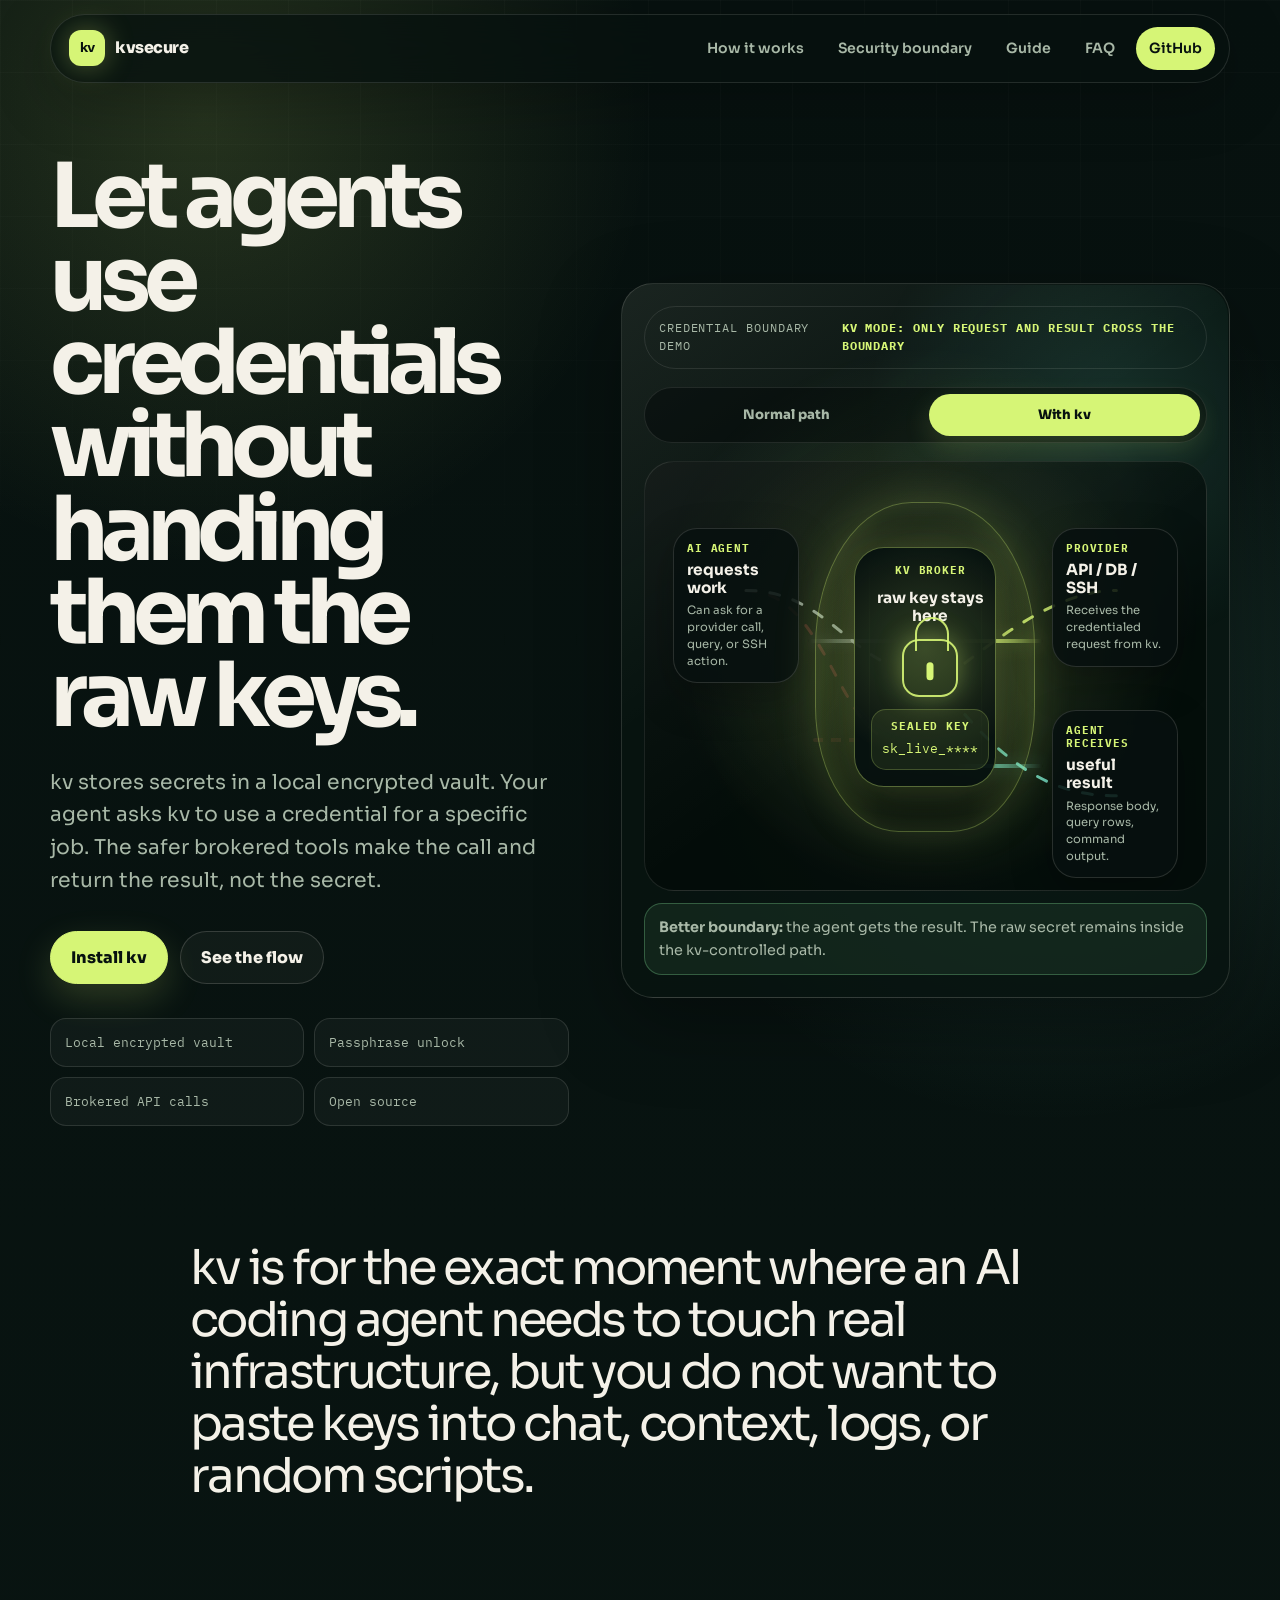
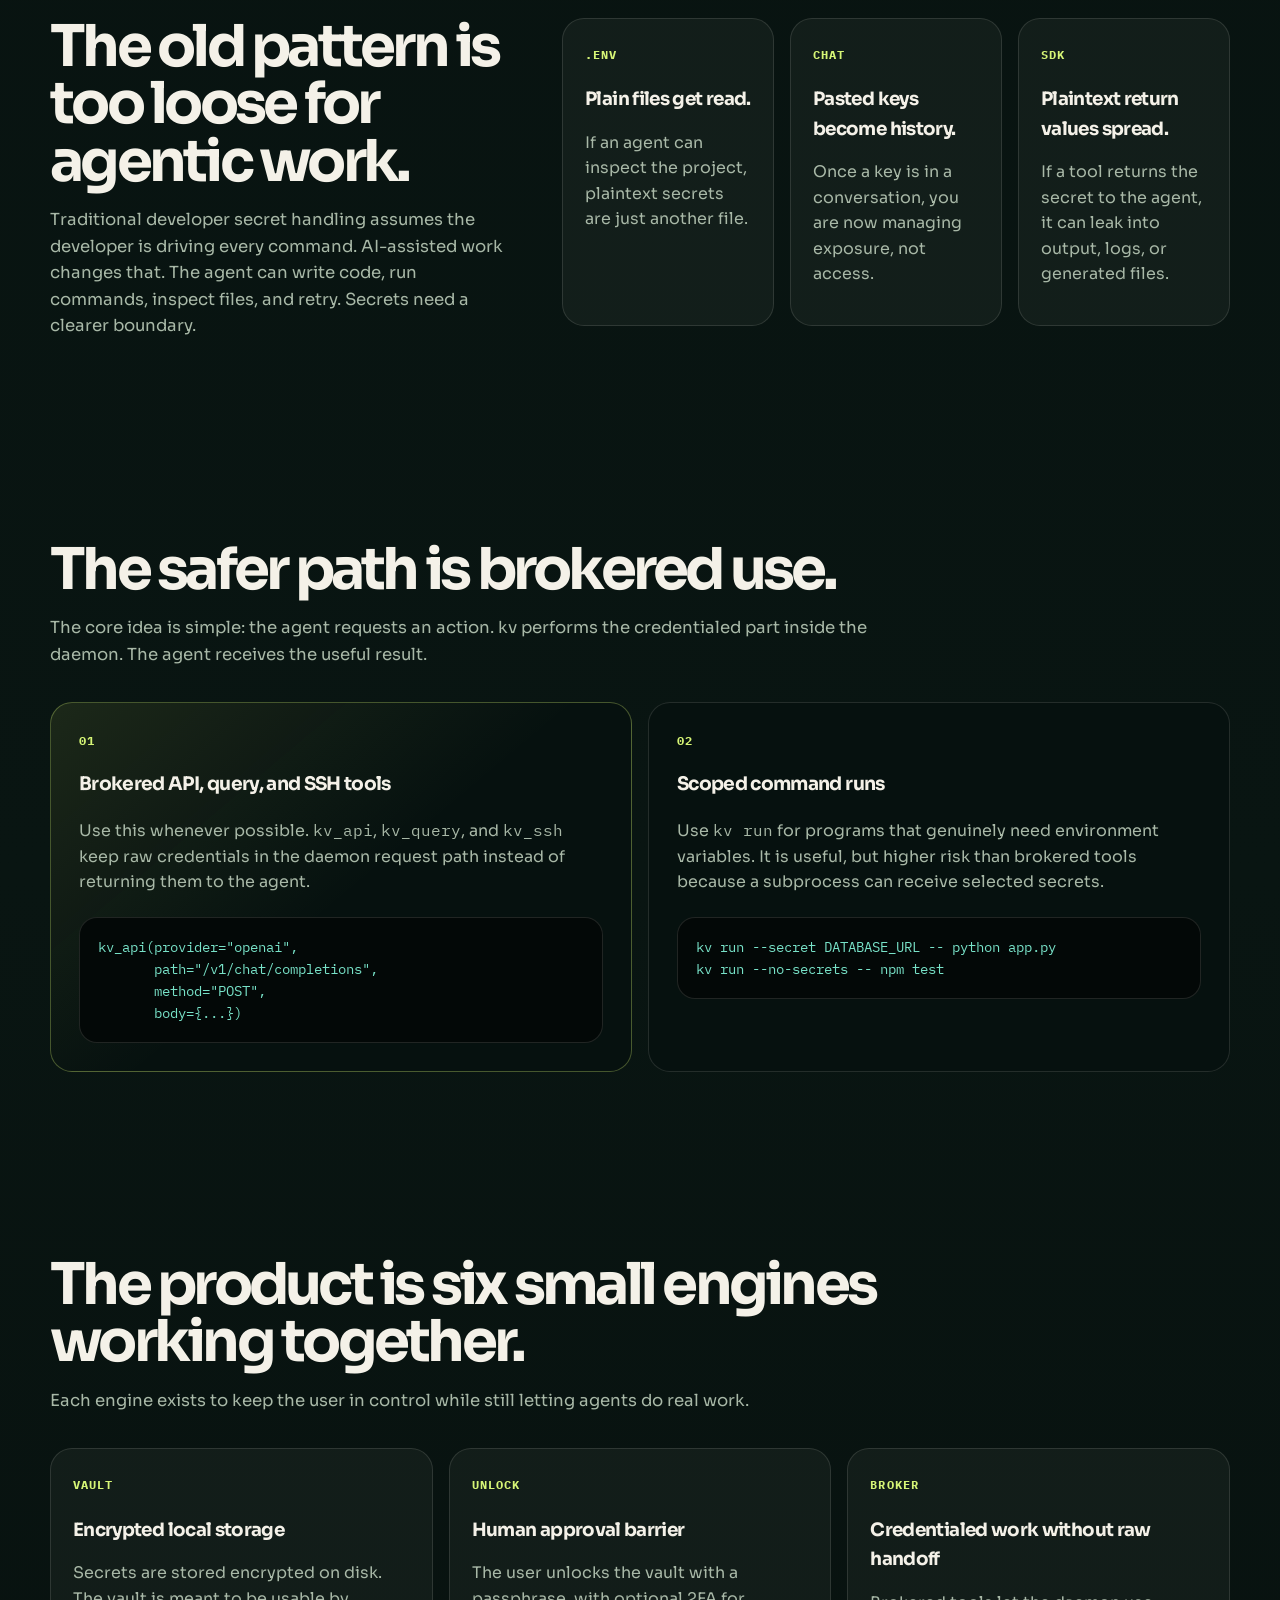
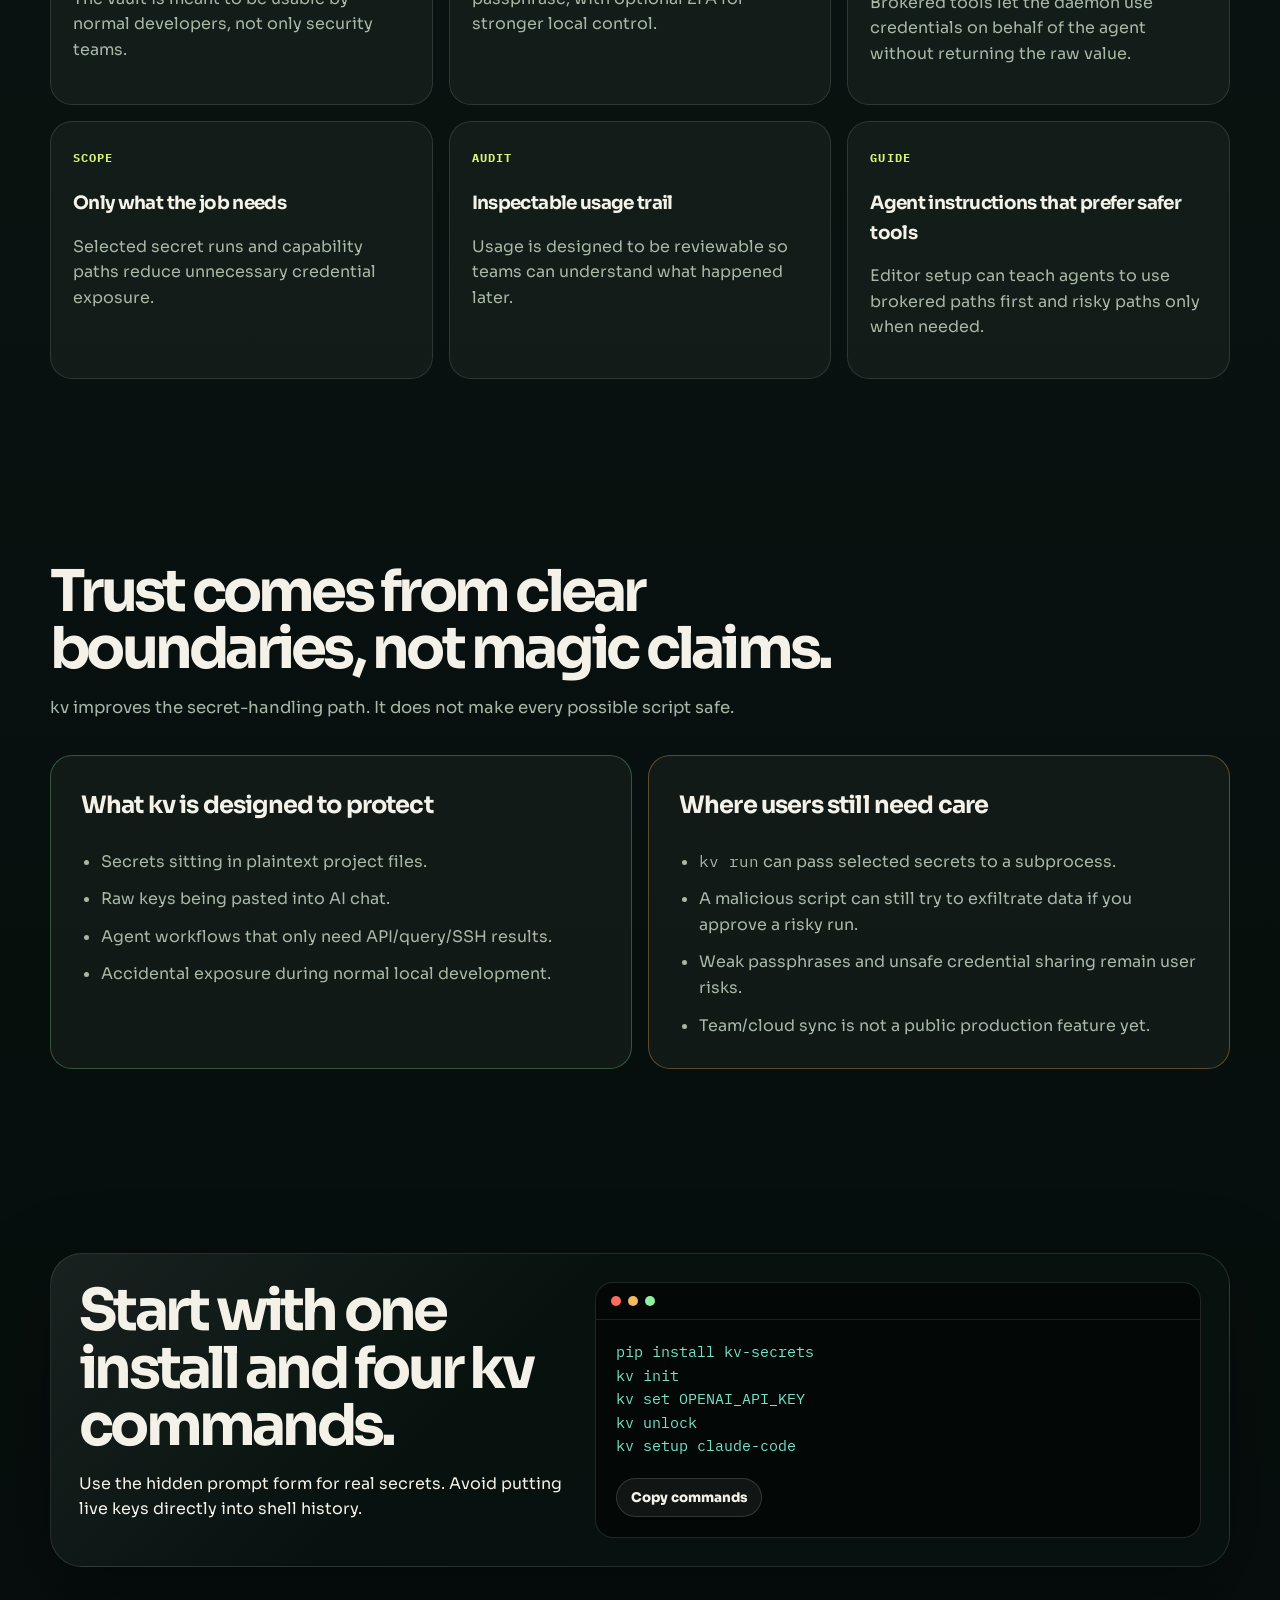
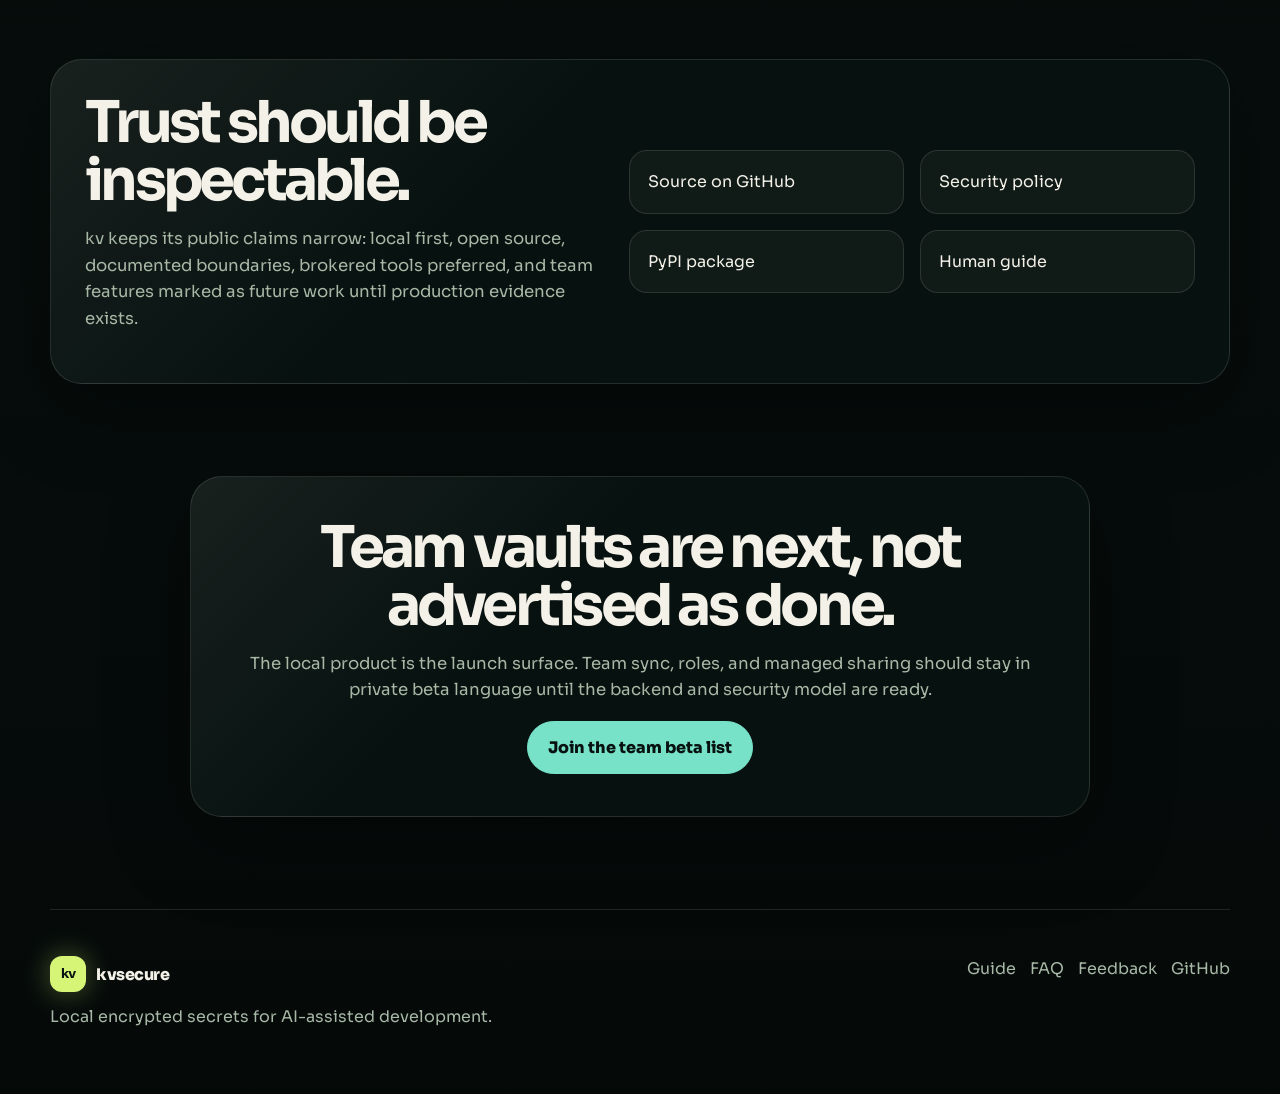
<file: index.html>
<!DOCTYPE html>
<html lang="en">
<head>
<meta charset="utf-8">
<meta name="viewport" content="width=device-width, initial-scale=1">
<title>kvsecure - Local vault for AI agent credentials</title>
<meta name="description" content="kv stores secrets in a local encrypted vault and gives AI agents brokered ways to use credentials without receiving the raw values by default.">
<meta name="theme-color" content="#07110f">
<meta property="og:title" content="kvsecure - Local vault for AI agent credentials">
<meta property="og:description" content="Let AI agents use credentials through brokered tools without handing them the raw keys by default.">
<meta property="og:type" content="website">
<meta property="og:url" content="https://kvsecure.com">
<meta name="twitter:card" content="summary">
<meta name="twitter:title" content="kvsecure - Local vault for AI agent credentials">
<meta name="twitter:description" content="A local encrypted vault and brokered credential boundary for AI-assisted development.">
<link rel="canonical" href="https://kvsecure.com/">
<link rel="preconnect" href="https://fonts.googleapis.com">
<link rel="preconnect" href="https://fonts.gstatic.com" crossorigin>
<link href="https://fonts.googleapis.com/css2?family=IBM+Plex+Mono:wght@400;500;600;700&family=Sora:wght@400;500;600;700;800&display=swap" rel="stylesheet">
<link rel="stylesheet" href="styles.css">
<link rel="icon" href="data:image/svg+xml,%3Csvg xmlns='http://www.w3.org/2000/svg' viewBox='0 0 64 64'%3E%3Crect width='64' height='64' rx='14' fill='%2307110f'/%3E%3Cpath d='M20 29v-7a12 12 0 0 1 24 0v7' fill='none' stroke='%23d6f576' stroke-width='5' stroke-linecap='round'/%3E%3Crect x='15' y='27' width='34' height='25' rx='7' fill='%23d6f576'/%3E%3Ccircle cx='32' cy='39' r='4' fill='%2307110f'/%3E%3C/svg%3E">
<script type="application/ld+json">
{"@context":"https://schema.org","@type":"SoftwareApplication","name":"kv-secrets","description":"Local encrypted secrets management for developers and AI agents, with brokered API, query, SSH, and subprocess paths.","url":"https://kvsecure.com","applicationCategory":"DeveloperApplication","operatingSystem":"Windows, macOS, Linux","offers":{"@type":"Offer","price":"0","priceCurrency":"USD"}}
</script>
</head>
<body>
<a class="skip-link" href="#main">Skip to content</a>

<header class="site-header" data-nav>
  <a class="brand" href="/" aria-label="kvsecure home">
    <span class="brand-mark" aria-hidden="true">kv</span>
    <span>kvsecure</span>
  </a>
  <button class="nav-toggle" type="button" aria-label="Open navigation" aria-expanded="false" data-nav-toggle>
    <span></span><span></span><span></span>
  </button>
  <nav class="nav-links" data-nav-links>
    <a href="#how">How it works</a>
    <a href="#boundary">Security boundary</a>
    <a href="guide.html">Guide</a>
    <a href="faq.html">FAQ</a>
    <a class="nav-cta" href="https://github.com/SatishoBananamoto/kv-secrets">GitHub</a>
  </nav>
</header>

<main id="main">
  <section class="hero section">
    <div class="hero-copy">
      <h1>Let agents use credentials without handing them the raw keys.</h1>
      <p class="hero-sub">kv stores secrets in a local encrypted vault. Your agent asks kv to use a credential for a specific job. The safer brokered tools make the call and return the result, not the secret.</p>
      <div class="hero-actions">
        <a class="button primary" href="#start">Install kv</a>
        <a class="button ghost" href="#how">See the flow</a>
      </div>
      <div class="assurance-grid" aria-label="Product assurances">
        <span>Local encrypted vault</span>
        <span>Passphrase unlock</span>
        <span>Brokered API calls</span>
        <span>Open source</span>
      </div>
    </div>

    <div class="flow-board" data-demo-mode="kv" aria-label="Interactive demo comparing normal secret handling with kv brokered handling">
      <div class="flow-topline">
        <span>credential boundary demo</span>
        <strong data-demo-caption>kv mode: only request and result cross the boundary</strong>
      </div>
      <div class="demo-toggle" role="group" aria-label="Switch credential flow view">
        <button type="button" data-demo-button="normal" aria-pressed="false">Normal path</button>
        <button type="button" class="is-active" data-demo-button="kv" aria-pressed="true">With kv</button>
      </div>

      <div class="scenario-panel normal-panel" data-scenario="normal" aria-label="Normal path where a raw secret reaches the agent or subprocess">
        <div class="credential-stage unsafe-stage" aria-label="Normal path visual: raw credential crosses through the work path">
          <svg class="stage-lines" viewBox="0 0 100 100" preserveAspectRatio="none" aria-hidden="true">
            <path class="stage-path danger-path danger-a" d="M18 30 C29 30 36 30 44 30" stroke="#ff6b5f" stroke-width="3" stroke-dasharray="10 14" fill="none" stroke-linecap="round"></path>
            <path class="stage-path danger-path danger-b" d="M50 39 C52 48 52 56 52 66" stroke="#ff6b5f" stroke-width="3" stroke-dasharray="10 14" fill="none" stroke-linecap="round"></path>
            <path class="stage-path danger-path danger-c" d="M59 72 C68 72 76 72 84 72" stroke="#ff6b5f" stroke-width="3" stroke-dasharray="10 14" fill="none" stroke-linecap="round"></path>
            <path class="stage-path unsafe-return" d="M84 78 C64 88 39 88 18 78" stroke="#78e2c8" stroke-width="3" stroke-dasharray="10 14" fill="none" stroke-linecap="round"></path>
          </svg>
          <span class="beam danger-beam beam-agent-secret" aria-hidden="true"></span>
          <span class="beam danger-beam beam-secret-process" aria-hidden="true"></span>
          <span class="beam danger-beam beam-process-provider" aria-hidden="true"></span>
          <span class="beam result-beam beam-provider-result" aria-hidden="true"></span>
          <article class="stage-node stage-agent">
            <span>AI agent</span>
            <strong>reads, runs, retries</strong>
            <small>Powerful, but not a vault boundary.</small>
          </article>
          <article class="stage-node stage-secret danger-node">
            <span>Plain secret</span>
            <strong>sk_live_****</strong>
            <small>.env, chat paste, log, or script input.</small>
          </article>
          <article class="stage-node stage-process danger-node">
            <span>Process</span>
            <strong>env / stdout / files</strong>
            <small>The raw value can spread after handoff.</small>
          </article>
          <article class="stage-node stage-provider">
            <span>Provider</span>
            <strong>API response</strong>
            <small>The work succeeds, but the key travelled.</small>
          </article>
          <article class="stage-node stage-result">
            <span>Agent sees</span>
            <strong>raw path residue</strong>
            <small>Output, logs, files, and retries can carry traces.</small>
          </article>
        </div>
        <div class="boundary-note danger-note">
          <strong>Weak boundary:</strong> the raw secret becomes available to the agent path or subprocess path.
        </div>
      </div>

      <div class="scenario-panel kv-panel" data-scenario="kv" aria-label="kv path where request and result cross while raw secret stays inside kv">
        <div class="credential-stage kv-stage" aria-label="kv brokered path visual: only request and result cross the boundary">
          <svg class="stage-lines" viewBox="0 0 100 100" preserveAspectRatio="none" aria-hidden="true">
            <path class="stage-path ghost-path" d="M18 30 C31 30 34 58 42 64" stroke="#ff6b5f" stroke-width="3" stroke-dasharray="10 14" fill="none" stroke-linecap="round"></path>
            <path class="stage-path request-path" d="M18 30 C30 30 35 42 43 47" stroke="#a8b8a7" stroke-width="3" stroke-dasharray="10 14" fill="none" stroke-linecap="round"></path>
            <path class="stage-path call-path" d="M57 47 C66 38 75 30 84 30" stroke="#d6f576" stroke-width="3" stroke-dasharray="10 14" fill="none" stroke-linecap="round"></path>
            <path class="stage-path result-path" d="M57 59 C67 74 75 78 84 78" stroke="#78e2c8" stroke-width="3" stroke-dasharray="10 14" fill="none" stroke-linecap="round"></path>
          </svg>
          <span class="beam ghost-beam" aria-hidden="true"></span>
          <span class="beam request-beam" aria-hidden="true"></span>
          <span class="beam call-beam" aria-hidden="true"></span>
          <span class="beam safe-result-beam" aria-hidden="true"></span>
          <article class="stage-node stage-agent">
            <span>AI agent</span>
            <strong>requests work</strong>
            <small>Can ask for a provider call, query, or SSH action.</small>
          </article>
          <div class="kv-chamber" aria-label="kv broker chamber where raw secret stays sealed">
            <div class="kv-shield" aria-hidden="true"></div>
            <div class="core-shell">
              <span>kv broker</span>
              <strong>raw key stays here</strong>
              <div class="core-lock" aria-hidden="true"></div>
              <div class="sealed-capsule">
                <span>sealed key</span>
                <code>sk_live_****</code>
              </div>
            </div>
          </div>
          <article class="stage-node stage-provider">
            <span>Provider</span>
            <strong>API / DB / SSH</strong>
            <small>Receives the credentialed request from kv.</small>
          </article>
          <article class="stage-node stage-result">
            <span>Agent receives</span>
            <strong>useful result</strong>
            <small>Response body, query rows, command output.</small>
          </article>
        </div>
        <div class="boundary-note good-note">
          <strong>Better boundary:</strong> the agent gets the result. The raw secret remains inside the kv-controlled path.
        </div>
      </div>
    </div>
  </section>

  <section class="section narrow intro-line reveal">
    <p>kv is for the exact moment where an AI coding agent needs to touch real infrastructure, but you do not want to paste keys into chat, context, logs, or random scripts.</p>
  </section>

  <section class="section split reveal" id="problem">
    <div>
      <h2>The old pattern is too loose for agentic work.</h2>
      <p>Traditional developer secret handling assumes the developer is driving every command. AI-assisted work changes that. The agent can write code, run commands, inspect files, and retry. Secrets need a clearer boundary.</p>
    </div>
    <div class="risk-grid">
      <article>
        <span>.env</span>
        <h3>Plain files get read.</h3>
        <p>If an agent can inspect the project, plaintext secrets are just another file.</p>
      </article>
      <article>
        <span>Chat</span>
        <h3>Pasted keys become history.</h3>
        <p>Once a key is in a conversation, you are now managing exposure, not access.</p>
      </article>
      <article>
        <span>SDK</span>
        <h3>Plaintext return values spread.</h3>
        <p>If a tool returns the secret to the agent, it can leak into output, logs, or generated files.</p>
      </article>
    </div>
  </section>

  <section class="section how reveal" id="how">
    <div class="section-heading">
      <h2>The safer path is brokered use.</h2>
      <p>The core idea is simple: the agent requests an action. kv performs the credentialed part inside the daemon. The agent receives the useful result.</p>
    </div>
    <div class="mode-grid">
      <article class="mode-card preferred">
        <div class="mode-number">01</div>
        <h3>Brokered API, query, and SSH tools</h3>
        <p>Use this whenever possible. <code>kv_api</code>, <code>kv_query</code>, and <code>kv_ssh</code> keep raw credentials in the daemon request path instead of returning them to the agent.</p>
        <pre><code>kv_api(provider="openai",
       path="/v1/chat/completions",
       method="POST",
       body={...})</code></pre>
      </article>
      <article class="mode-card">
        <div class="mode-number">02</div>
        <h3>Scoped command runs</h3>
        <p>Use <code>kv run</code> for programs that genuinely need environment variables. It is useful, but higher risk than brokered tools because a subprocess can receive selected secrets.</p>
        <pre><code>kv run --secret DATABASE_URL -- python app.py
kv run --no-secrets -- npm test</code></pre>
      </article>
    </div>
  </section>

  <section class="section engine reveal" id="engine">
    <div class="section-heading">
      <h2>The product is six small engines working together.</h2>
      <p>Each engine exists to keep the user in control while still letting agents do real work.</p>
    </div>
    <div class="engine-grid">
      <article>
        <span>Vault</span>
        <h3>Encrypted local storage</h3>
        <p>Secrets are stored encrypted on disk. The vault is meant to be usable by normal developers, not only security teams.</p>
      </article>
      <article>
        <span>Unlock</span>
        <h3>Human approval barrier</h3>
        <p>The user unlocks the vault with a passphrase, with optional 2FA for stronger local control.</p>
      </article>
      <article>
        <span>Broker</span>
        <h3>Credentialed work without raw handoff</h3>
        <p>Brokered tools let the daemon use credentials on behalf of the agent without returning the raw value.</p>
      </article>
      <article>
        <span>Scope</span>
        <h3>Only what the job needs</h3>
        <p>Selected secret runs and capability paths reduce unnecessary credential exposure.</p>
      </article>
      <article>
        <span>Audit</span>
        <h3>Inspectable usage trail</h3>
        <p>Usage is designed to be reviewable so teams can understand what happened later.</p>
      </article>
      <article>
        <span>Guide</span>
        <h3>Agent instructions that prefer safer tools</h3>
        <p>Editor setup can teach agents to use brokered paths first and risky paths only when needed.</p>
      </article>
    </div>
  </section>

  <section class="section boundary reveal" id="boundary">
    <div class="section-heading">
      <h2>Trust comes from clear boundaries, not magic claims.</h2>
      <p>kv improves the secret-handling path. It does not make every possible script safe.</p>
    </div>
    <div class="boundary-grid">
      <article class="boundary-card good">
        <h3>What kv is designed to protect</h3>
        <ul>
          <li>Secrets sitting in plaintext project files.</li>
          <li>Raw keys being pasted into AI chat.</li>
          <li>Agent workflows that only need API/query/SSH results.</li>
          <li>Accidental exposure during normal local development.</li>
        </ul>
      </article>
      <article class="boundary-card caution">
        <h3>Where users still need care</h3>
        <ul>
          <li><code>kv run</code> can pass selected secrets to a subprocess.</li>
          <li>A malicious script can still try to exfiltrate data if you approve a risky run.</li>
          <li>Weak passphrases and unsafe credential sharing remain user risks.</li>
          <li>Team/cloud sync is not a public production feature yet.</li>
        </ul>
      </article>
    </div>
  </section>

  <section class="section start reveal" id="start">
    <div class="start-card">
      <div>
        <h2>Start with one install and four kv commands.</h2>
        <p>Use the hidden prompt form for real secrets. Avoid putting live keys directly into shell history.</p>
      </div>
      <div class="terminal-card">
        <div class="terminal-bar"><span></span><span></span><span></span></div>
        <pre><code>pip install kv-secrets
kv init
kv set OPENAI_API_KEY
kv unlock
kv setup claude-code</code></pre>
        <button class="copy-button" type="button" data-copy="pip install kv-secrets&#10;kv init&#10;kv set OPENAI_API_KEY&#10;kv unlock&#10;kv setup claude-code">Copy commands</button>
      </div>
    </div>
  </section>

  <section class="section proof reveal" id="proof">
    <div class="proof-copy">
      <h2>Trust should be inspectable.</h2>
      <p>kv keeps its public claims narrow: local first, open source, documented boundaries, brokered tools preferred, and team features marked as future work until production evidence exists.</p>
    </div>
    <div class="proof-list">
      <a href="https://github.com/SatishoBananamoto/kv-secrets">Source on GitHub</a>
      <a href="https://github.com/SatishoBananamoto/kv-secrets/blob/main/SECURITY.md">Security policy</a>
      <a href="https://pypi.org/project/kv-secrets/">PyPI package</a>
      <a href="guide.html">Human guide</a>
    </div>
  </section>

  <section class="section team reveal" id="team">
    <div class="team-panel">
      <h2>Team vaults are next, not advertised as done.</h2>
      <p>The local product is the launch surface. Team sync, roles, and managed sharing should stay in private beta language until the backend and security model are ready.</p>
      <a class="button secondary" href="feedback.html">Join the team beta list</a>
    </div>
  </section>
</main>

<footer class="site-footer">
  <div>
    <a class="brand footer-brand" href="/">
      <span class="brand-mark" aria-hidden="true">kv</span>
      <span>kvsecure</span>
    </a>
    <p>Local encrypted secrets for AI-assisted development.</p>
  </div>
  <nav>
    <a href="guide.html">Guide</a>
    <a href="faq.html">FAQ</a>
    <a href="feedback.html">Feedback</a>
    <a href="https://github.com/SatishoBananamoto/kv-secrets">GitHub</a>
  </nav>
</footer>

<script src="site.js"></script>
</body>
</html>
</file>
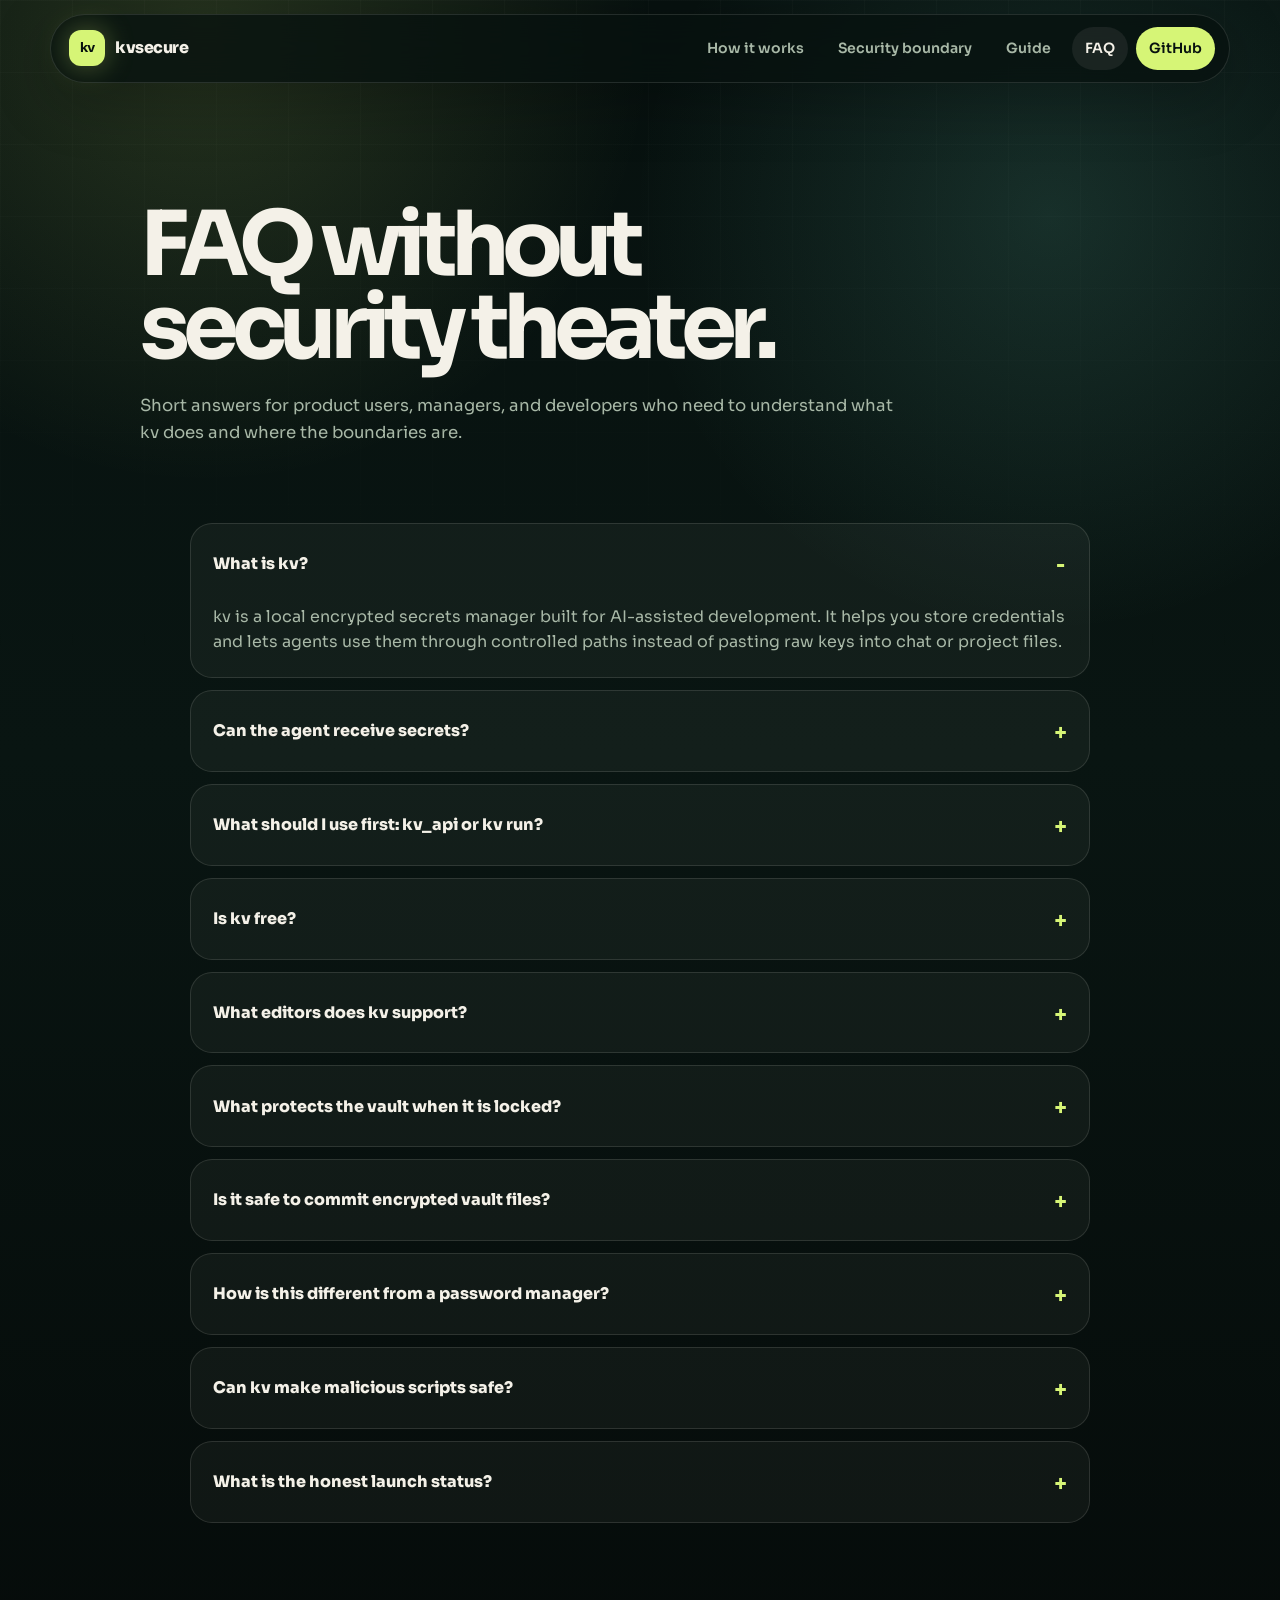
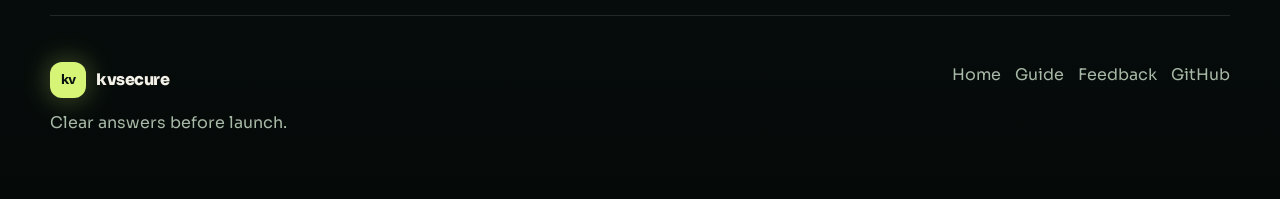
<file: faq.html>
<!DOCTYPE html>
<html lang="en">
<head>
<meta charset="utf-8">
<meta name="viewport" content="width=device-width, initial-scale=1">
<title>FAQ - kvsecure</title>
<meta name="description" content="Plain answers about kv, AI agents, brokered secret use, kv run, team plans, and current product boundaries.">
<meta name="theme-color" content="#07110f">
<link rel="canonical" href="https://kvsecure.com/faq.html">
<link rel="preconnect" href="https://fonts.googleapis.com">
<link rel="preconnect" href="https://fonts.gstatic.com" crossorigin>
<link href="https://fonts.googleapis.com/css2?family=IBM+Plex+Mono:wght@400;500;600;700&family=Sora:wght@400;500;600;700;800&display=swap" rel="stylesheet">
<link rel="stylesheet" href="styles.css">
<link rel="icon" href="data:image/svg+xml,%3Csvg xmlns='http://www.w3.org/2000/svg' viewBox='0 0 64 64'%3E%3Crect width='64' height='64' rx='14' fill='%2307110f'/%3E%3Cpath d='M20 29v-7a12 12 0 0 1 24 0v7' fill='none' stroke='%23d6f576' stroke-width='5' stroke-linecap='round'/%3E%3Crect x='15' y='27' width='34' height='25' rx='7' fill='%23d6f576'/%3E%3Ccircle cx='32' cy='39' r='4' fill='%2307110f'/%3E%3C/svg%3E">
</head>
<body>
<a class="skip-link" href="#main">Skip to content</a>

<header class="site-header" data-nav>
  <a class="brand" href="/" aria-label="kvsecure home"><span class="brand-mark" aria-hidden="true">kv</span><span>kvsecure</span></a>
  <button class="nav-toggle" type="button" aria-label="Open navigation" aria-expanded="false" data-nav-toggle><span></span><span></span><span></span></button>
  <nav class="nav-links" data-nav-links>
    <a href="/#how">How it works</a>
    <a href="/#boundary">Security boundary</a>
    <a href="guide.html">Guide</a>
    <a href="faq.html" aria-current="page">FAQ</a>
    <a class="nav-cta" href="https://github.com/SatishoBananamoto/kv-secrets">GitHub</a>
  </nav>
</header>

<main id="main" class="doc-page">
  <section class="doc-hero section">
    <h1>FAQ without security theater.</h1>
    <p>Short answers for product users, managers, and developers who need to understand what kv does and where the boundaries are.</p>
  </section>

  <section class="faq-section section">
    <div class="faq-list" data-faq>
      <article class="faq-item open">
        <button class="faq-question" type="button" aria-expanded="true">What is kv?</button>
        <div class="faq-answer">
          <p>kv is a local encrypted secrets manager built for AI-assisted development. It helps you store credentials and lets agents use them through controlled paths instead of pasting raw keys into chat or project files.</p>
        </div>
      </article>

      <article class="faq-item">
        <button class="faq-question" type="button" aria-expanded="false">Can the agent receive secrets?</button>
        <div class="faq-answer" hidden>
          <p>The safer brokered tools are designed so the agent gets the result, not the raw credential. <code>kv run</code> is different: if you approve a command with selected secrets, those secrets can enter that subprocess environment. That is why kv recommends brokered tools first.</p>
        </div>
      </article>

      <article class="faq-item">
        <button class="faq-question" type="button" aria-expanded="false">What should I use first: kv_api or kv run?</button>
        <div class="faq-answer" hidden>
          <p>Use <code>kv_api</code>, <code>kv_query</code>, or <code>kv_ssh</code> when the agent needs an external result. Use <code>kv run</code> when a local script or app truly requires environment variables.</p>
        </div>
      </article>

      <article class="faq-item">
        <button class="faq-question" type="button" aria-expanded="false">Is kv free?</button>
        <div class="faq-answer" hidden>
          <p>The local CLI, daemon, and MCP server are open source. Team sync and managed sharing are future/private-beta work, not a public production promise on this site yet.</p>
        </div>
      </article>

      <article class="faq-item">
        <button class="faq-question" type="button" aria-expanded="false">What editors does kv support?</button>
        <div class="faq-answer" hidden>
          <p>kv can be configured for Claude Code, Cursor, VS Code, Codex, and other MCP-capable editors. The exact guardrails vary by editor. Claude Code can receive extra hook guidance; other clients primarily use the MCP daemon boundary.</p>
        </div>
      </article>

      <article class="faq-item">
        <button class="faq-question" type="button" aria-expanded="false">What protects the vault when it is locked?</button>
        <div class="faq-answer" hidden>
          <p>The passphrase is the main human barrier. Without unlock, an agent should not be able to simply read usable secret values from the vault files. Optional 2FA can add another local approval layer.</p>
        </div>
      </article>

      <article class="faq-item">
        <button class="faq-question" type="button" aria-expanded="false">Is it safe to commit encrypted vault files?</button>
        <div class="faq-answer" hidden>
          <p>Encrypted vault files are meant to be safe to store with your project when key material and recovery material remain private. Do not commit passphrases, recovery keys, exported key strings, or plaintext secret exports.</p>
        </div>
      </article>

      <article class="faq-item">
        <button class="faq-question" type="button" aria-expanded="false">How is this different from a password manager?</button>
        <div class="faq-answer" hidden>
          <p>Password managers are excellent for human retrieval. kv is focused on agent workflows where a tool should perform credentialed work without returning raw secrets to the agent whenever possible.</p>
        </div>
      </article>

      <article class="faq-item">
        <button class="faq-question" type="button" aria-expanded="false">Can kv make malicious scripts safe?</button>
        <div class="faq-answer" hidden>
          <p>No. kv reduces secret exposure and adds boundaries, but it does not make arbitrary code trustworthy. If you approve a risky script with credentials, the risk moves to that approved execution path.</p>
        </div>
      </article>

      <article class="faq-item">
        <button class="faq-question" type="button" aria-expanded="false">What is the honest launch status?</button>
        <div class="faq-answer" hidden>
          <p>The current public focus is the local vault, daemon, brokered tools, CLI, and editor integration. Team vaults, cloud sync, billing, and managed organization controls should be treated as future work until announced with production evidence.</p>
        </div>
      </article>
    </div>
  </section>
</main>

<footer class="site-footer">
  <div>
    <a class="brand footer-brand" href="/"><span class="brand-mark" aria-hidden="true">kv</span><span>kvsecure</span></a>
    <p>Clear answers before launch.</p>
  </div>
  <nav>
    <a href="/">Home</a>
    <a href="guide.html">Guide</a>
    <a href="feedback.html">Feedback</a>
    <a href="https://github.com/SatishoBananamoto/kv-secrets">GitHub</a>
  </nav>
</footer>

<script src="site.js"></script>
</body>
</html>
</file>
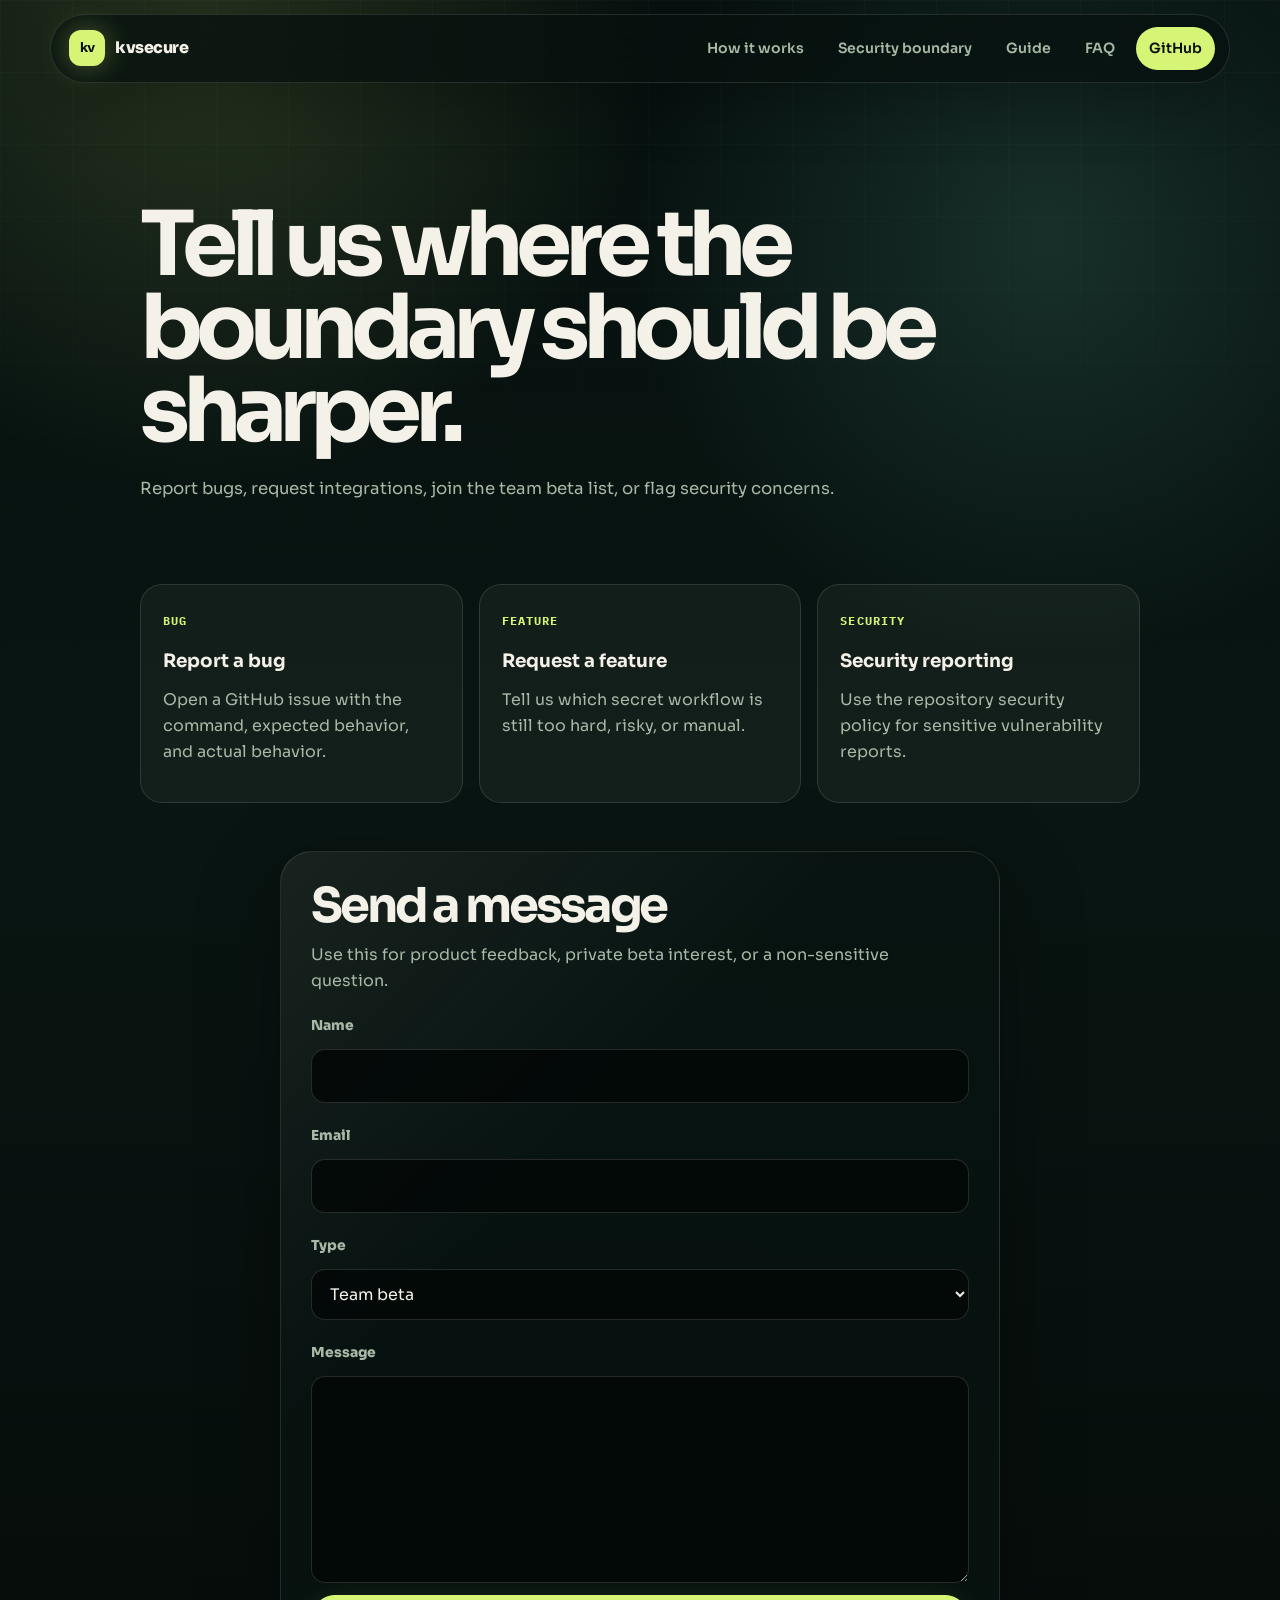
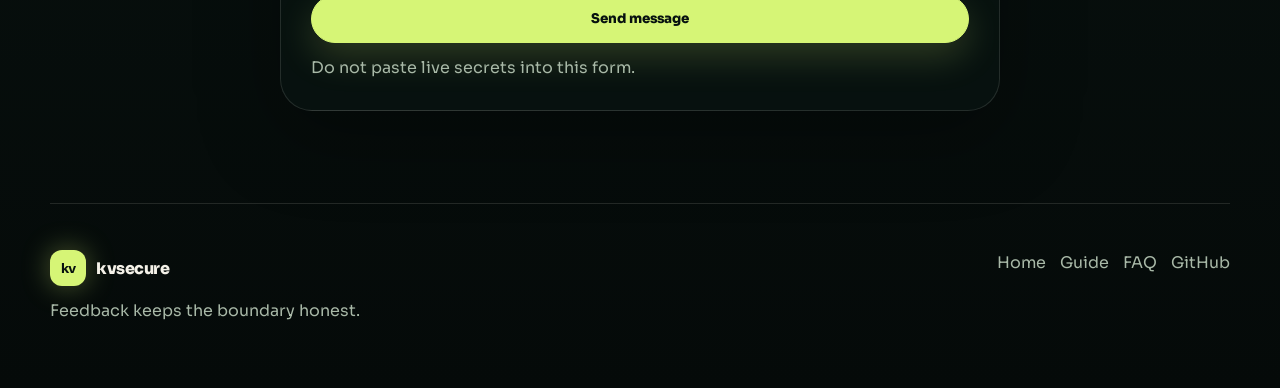
<file: feedback.html>
<!DOCTYPE html>
<html lang="en">
<head>
<meta charset="utf-8">
<meta name="viewport" content="width=device-width, initial-scale=1">
<title>Feedback - kvsecure</title>
<meta name="description" content="Send feedback, report a security concern, request features, or join the kvsecure team beta list.">
<meta name="theme-color" content="#07110f">
<link rel="canonical" href="https://kvsecure.com/feedback.html">
<link rel="preconnect" href="https://fonts.googleapis.com">
<link rel="preconnect" href="https://fonts.gstatic.com" crossorigin>
<link href="https://fonts.googleapis.com/css2?family=IBM+Plex+Mono:wght@400;500;600;700&family=Sora:wght@400;500;600;700;800&display=swap" rel="stylesheet">
<link rel="stylesheet" href="styles.css">
<link rel="icon" href="data:image/svg+xml,%3Csvg xmlns='http://www.w3.org/2000/svg' viewBox='0 0 64 64'%3E%3Crect width='64' height='64' rx='14' fill='%2307110f'/%3E%3Cpath d='M20 29v-7a12 12 0 0 1 24 0v7' fill='none' stroke='%23d6f576' stroke-width='5' stroke-linecap='round'/%3E%3Crect x='15' y='27' width='34' height='25' rx='7' fill='%23d6f576'/%3E%3Ccircle cx='32' cy='39' r='4' fill='%2307110f'/%3E%3C/svg%3E">
</head>
<body>
<a class="skip-link" href="#main">Skip to content</a>

<header class="site-header" data-nav>
  <a class="brand" href="/" aria-label="kvsecure home"><span class="brand-mark" aria-hidden="true">kv</span><span>kvsecure</span></a>
  <button class="nav-toggle" type="button" aria-label="Open navigation" aria-expanded="false" data-nav-toggle><span></span><span></span><span></span></button>
  <nav class="nav-links" data-nav-links>
    <a href="/#how">How it works</a>
    <a href="/#boundary">Security boundary</a>
    <a href="guide.html">Guide</a>
    <a href="faq.html">FAQ</a>
    <a class="nav-cta" href="https://github.com/SatishoBananamoto/kv-secrets">GitHub</a>
  </nav>
</header>

<main id="main" class="doc-page">
  <section class="doc-hero section">
    <h1>Tell us where the boundary should be sharper.</h1>
    <p>Report bugs, request integrations, join the team beta list, or flag security concerns.</p>
  </section>

  <section class="feedback-grid section">
    <a class="feedback-card" href="https://github.com/SatishoBananamoto/kv-secrets/issues/new?labels=bug">
      <span>Bug</span>
      <h2>Report a bug</h2>
      <p>Open a GitHub issue with the command, expected behavior, and actual behavior.</p>
    </a>
    <a class="feedback-card" href="https://github.com/SatishoBananamoto/kv-secrets/issues/new?labels=enhancement">
      <span>Feature</span>
      <h2>Request a feature</h2>
      <p>Tell us which secret workflow is still too hard, risky, or manual.</p>
    </a>
    <a class="feedback-card" href="https://github.com/SatishoBananamoto/kv-secrets/blob/main/SECURITY.md">
      <span>Security</span>
      <h2>Security reporting</h2>
      <p>Use the repository security policy for sensitive vulnerability reports.</p>
    </a>
  </section>

  <section class="contact-panel section">
    <form class="contact-form" action="https://formsubmit.co/support@kvsecure.com" method="POST">
      <h2>Send a message</h2>
      <p>Use this for product feedback, private beta interest, or a non-sensitive question.</p>
      <label for="name">Name</label>
      <input id="name" name="name" type="text" autocomplete="name" required>

      <label for="email">Email</label>
      <input id="email" name="email" type="email" autocomplete="email" required>

      <label for="type">Type</label>
      <select id="type" name="type">
        <option value="team-beta">Team beta</option>
        <option value="feedback">Product feedback</option>
        <option value="integration">Integration request</option>
        <option value="question">Question</option>
      </select>

      <label for="message">Message</label>
      <textarea id="message" name="message" rows="7" required></textarea>

      <input type="hidden" name="_subject" value="New kvsecure feedback">
      <input type="hidden" name="_blacklist" value="wholesale, bags, clarimart, backlinks, seo, crypto, casino">
      <input type="hidden" name="_template" value="table">
      <input type="text" name="_honey" tabindex="-1" autocomplete="off" class="honey-field">
      <button class="button primary" type="submit">Send message</button>
      <p class="form-note">Do not paste live secrets into this form.</p>
    </form>
  </section>
</main>

<footer class="site-footer">
  <div>
    <a class="brand footer-brand" href="/"><span class="brand-mark" aria-hidden="true">kv</span><span>kvsecure</span></a>
    <p>Feedback keeps the boundary honest.</p>
  </div>
  <nav>
    <a href="/">Home</a>
    <a href="guide.html">Guide</a>
    <a href="faq.html">FAQ</a>
    <a href="https://github.com/SatishoBananamoto/kv-secrets">GitHub</a>
  </nav>
</footer>

<script src="site.js"></script>
</body>
</html>
</file>
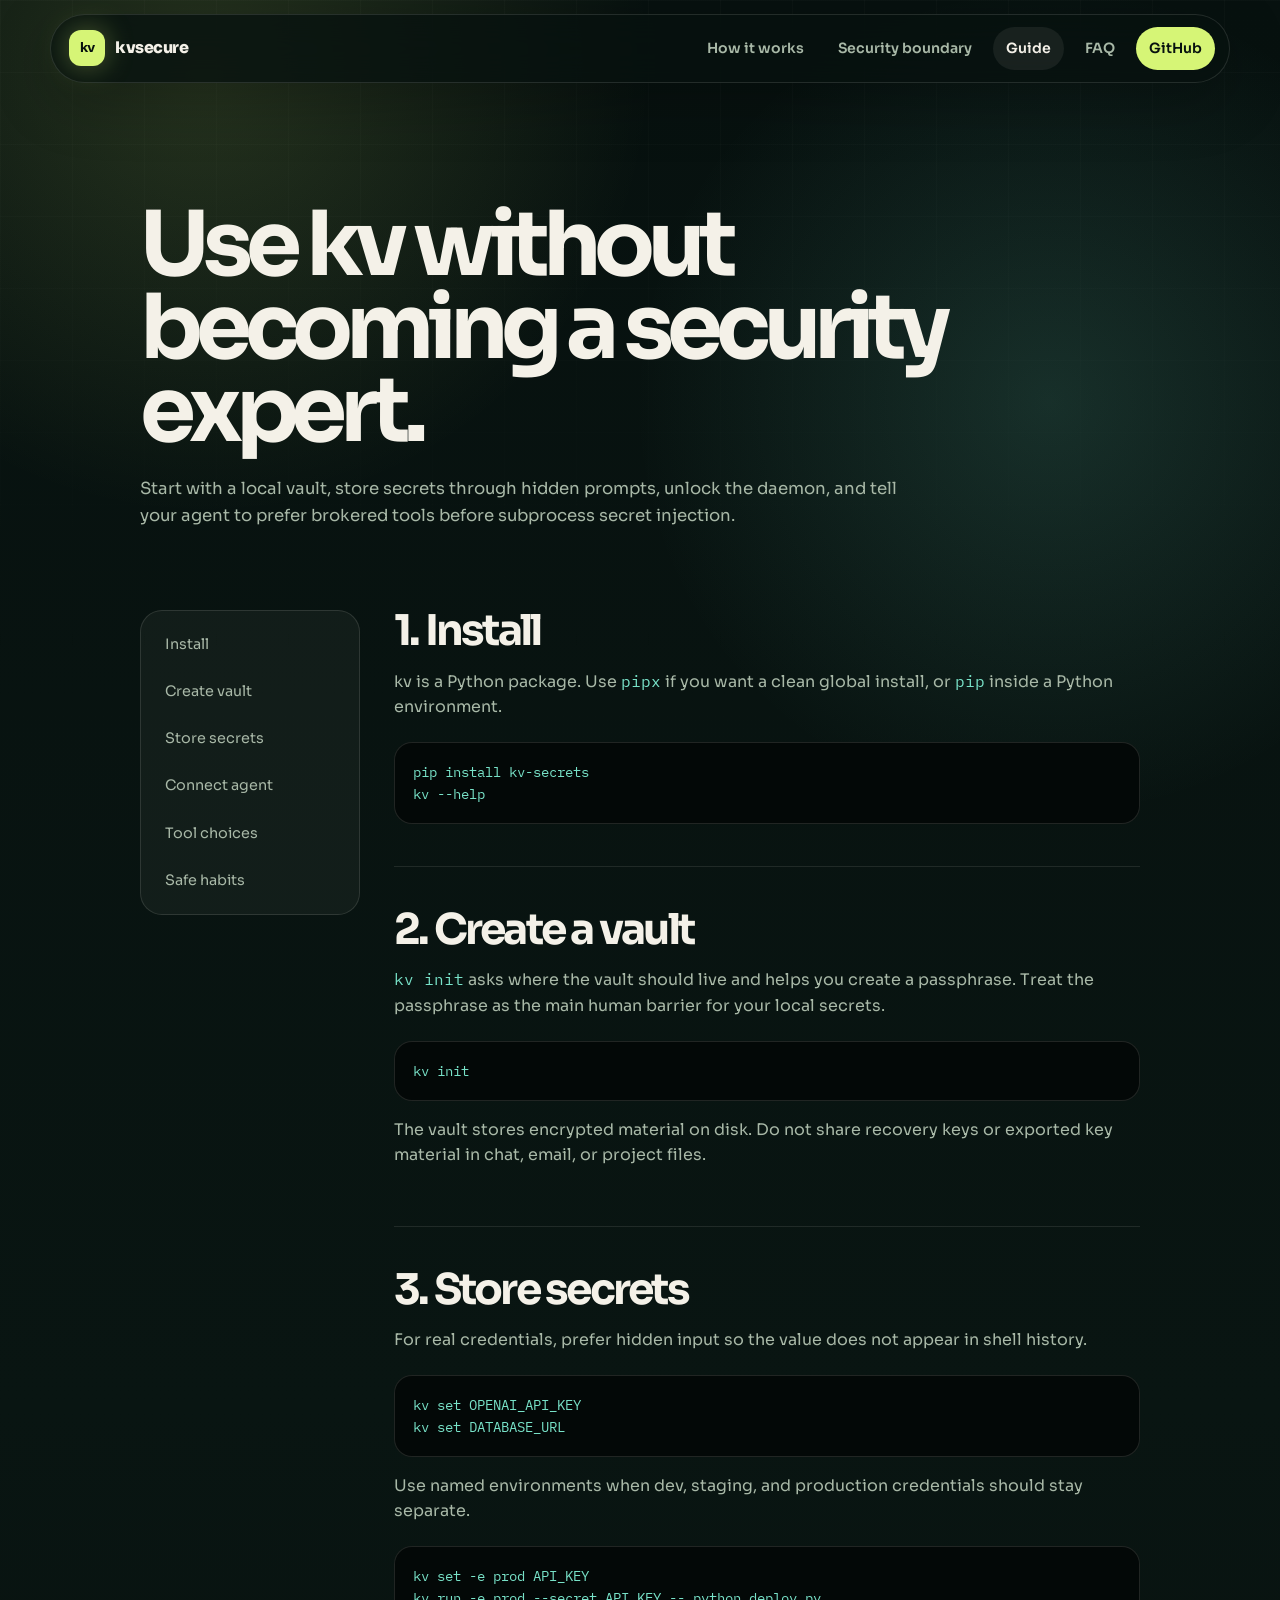
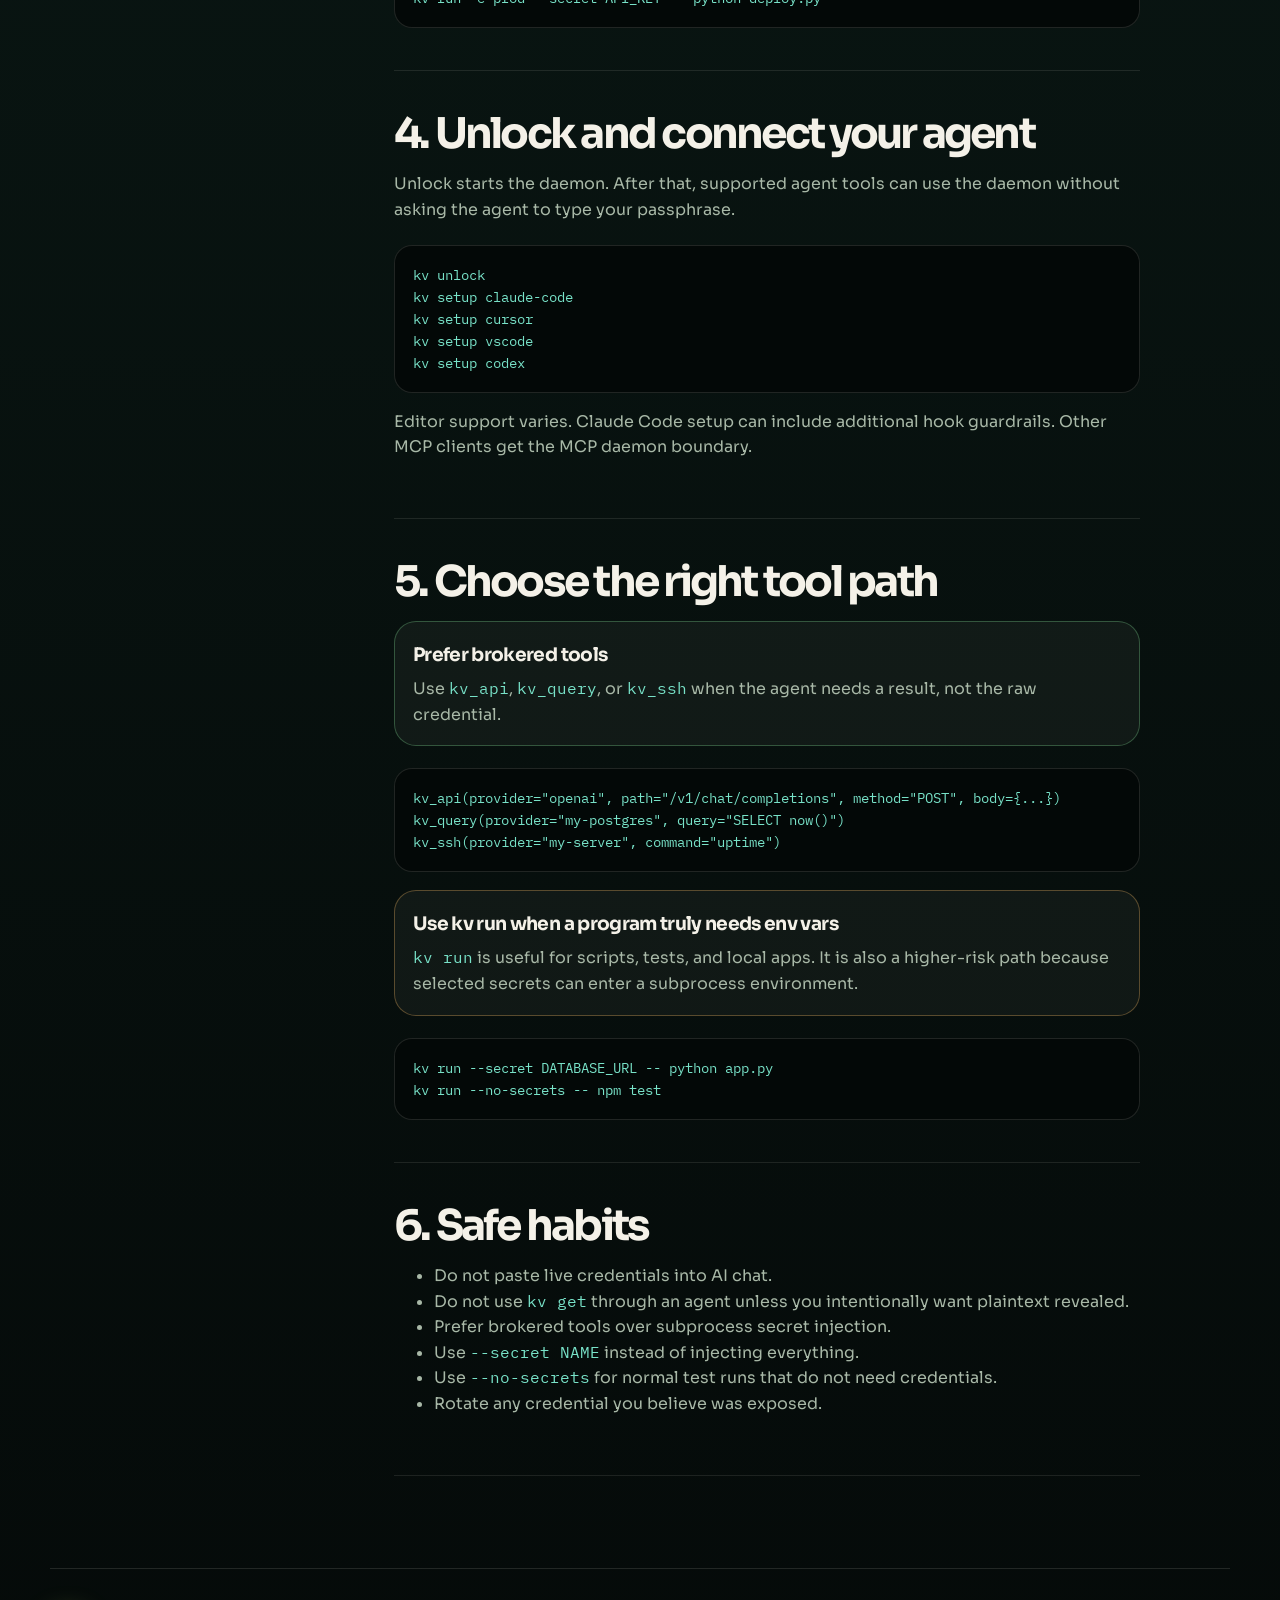
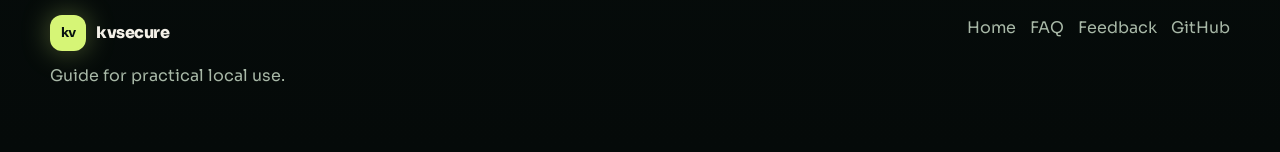
<file: guide.html>
<!DOCTYPE html>
<html lang="en">
<head>
<meta charset="utf-8">
<meta name="viewport" content="width=device-width, initial-scale=1">
<title>Guide - kvsecure</title>
<meta name="description" content="A plain-language guide to installing kv, creating a local vault, storing secrets, unlocking the daemon, and connecting AI editors.">
<meta name="theme-color" content="#07110f">
<link rel="canonical" href="https://kvsecure.com/guide.html">
<link rel="preconnect" href="https://fonts.googleapis.com">
<link rel="preconnect" href="https://fonts.gstatic.com" crossorigin>
<link href="https://fonts.googleapis.com/css2?family=IBM+Plex+Mono:wght@400;500;600;700&family=Sora:wght@400;500;600;700;800&display=swap" rel="stylesheet">
<link rel="stylesheet" href="styles.css">
<link rel="icon" href="data:image/svg+xml,%3Csvg xmlns='http://www.w3.org/2000/svg' viewBox='0 0 64 64'%3E%3Crect width='64' height='64' rx='14' fill='%2307110f'/%3E%3Cpath d='M20 29v-7a12 12 0 0 1 24 0v7' fill='none' stroke='%23d6f576' stroke-width='5' stroke-linecap='round'/%3E%3Crect x='15' y='27' width='34' height='25' rx='7' fill='%23d6f576'/%3E%3Ccircle cx='32' cy='39' r='4' fill='%2307110f'/%3E%3C/svg%3E">
</head>
<body>
<a class="skip-link" href="#main">Skip to content</a>

<header class="site-header" data-nav>
  <a class="brand" href="/" aria-label="kvsecure home"><span class="brand-mark" aria-hidden="true">kv</span><span>kvsecure</span></a>
  <button class="nav-toggle" type="button" aria-label="Open navigation" aria-expanded="false" data-nav-toggle><span></span><span></span><span></span></button>
  <nav class="nav-links" data-nav-links>
    <a href="/#how">How it works</a>
    <a href="/#boundary">Security boundary</a>
    <a href="guide.html" aria-current="page">Guide</a>
    <a href="faq.html">FAQ</a>
    <a class="nav-cta" href="https://github.com/SatishoBananamoto/kv-secrets">GitHub</a>
  </nav>
</header>

<main id="main" class="doc-page">
  <section class="doc-hero section">
    <h1>Use kv without becoming a security expert.</h1>
    <p>Start with a local vault, store secrets through hidden prompts, unlock the daemon, and tell your agent to prefer brokered tools before subprocess secret injection.</p>
  </section>

  <section class="doc-layout section">
    <aside class="toc-card">
      <a href="#install">Install</a>
      <a href="#vault">Create vault</a>
      <a href="#store">Store secrets</a>
      <a href="#agent">Connect agent</a>
      <a href="#tools">Tool choices</a>
      <a href="#safe">Safe habits</a>
    </aside>

    <div class="doc-content">
      <section id="install">
        <h2>1. Install</h2>
        <p>kv is a Python package. Use <code>pipx</code> if you want a clean global install, or <code>pip</code> inside a Python environment.</p>
        <pre><code>pip install kv-secrets
kv --help</code></pre>
      </section>

      <section id="vault">
        <h2>2. Create a vault</h2>
        <p><code>kv init</code> asks where the vault should live and helps you create a passphrase. Treat the passphrase as the main human barrier for your local secrets.</p>
        <pre><code>kv init</code></pre>
        <p>The vault stores encrypted material on disk. Do not share recovery keys or exported key material in chat, email, or project files.</p>
      </section>

      <section id="store">
        <h2>3. Store secrets</h2>
        <p>For real credentials, prefer hidden input so the value does not appear in shell history.</p>
        <pre><code>kv set OPENAI_API_KEY
kv set DATABASE_URL</code></pre>
        <p>Use named environments when dev, staging, and production credentials should stay separate.</p>
        <pre><code>kv set -e prod API_KEY
kv run -e prod --secret API_KEY -- python deploy.py</code></pre>
      </section>

      <section id="agent">
        <h2>4. Unlock and connect your agent</h2>
        <p>Unlock starts the daemon. After that, supported agent tools can use the daemon without asking the agent to type your passphrase.</p>
        <pre><code>kv unlock
kv setup claude-code
kv setup cursor
kv setup vscode
kv setup codex</code></pre>
        <p>Editor support varies. Claude Code setup can include additional hook guardrails. Other MCP clients get the MCP daemon boundary.</p>
      </section>

      <section id="tools">
        <h2>5. Choose the right tool path</h2>
        <div class="doc-callout good">
          <h3>Prefer brokered tools</h3>
          <p>Use <code>kv_api</code>, <code>kv_query</code>, or <code>kv_ssh</code> when the agent needs a result, not the raw credential.</p>
        </div>
        <pre><code>kv_api(provider="openai", path="/v1/chat/completions", method="POST", body={...})
kv_query(provider="my-postgres", query="SELECT now()")
kv_ssh(provider="my-server", command="uptime")</code></pre>
        <div class="doc-callout caution">
          <h3>Use kv run when a program truly needs env vars</h3>
          <p><code>kv run</code> is useful for scripts, tests, and local apps. It is also a higher-risk path because selected secrets can enter a subprocess environment.</p>
        </div>
        <pre><code>kv run --secret DATABASE_URL -- python app.py
kv run --no-secrets -- npm test</code></pre>
      </section>

      <section id="safe">
        <h2>6. Safe habits</h2>
        <ul>
          <li>Do not paste live credentials into AI chat.</li>
          <li>Do not use <code>kv get</code> through an agent unless you intentionally want plaintext revealed.</li>
          <li>Prefer brokered tools over subprocess secret injection.</li>
          <li>Use <code>--secret NAME</code> instead of injecting everything.</li>
          <li>Use <code>--no-secrets</code> for normal test runs that do not need credentials.</li>
          <li>Rotate any credential you believe was exposed.</li>
        </ul>
      </section>
    </div>
  </section>
</main>

<footer class="site-footer">
  <div>
    <a class="brand footer-brand" href="/"><span class="brand-mark" aria-hidden="true">kv</span><span>kvsecure</span></a>
    <p>Guide for practical local use.</p>
  </div>
  <nav>
    <a href="/">Home</a>
    <a href="faq.html">FAQ</a>
    <a href="feedback.html">Feedback</a>
    <a href="https://github.com/SatishoBananamoto/kv-secrets">GitHub</a>
  </nav>
</footer>

<script src="site.js"></script>
</body>
</html>
</file>
<file: styles.css>
:root {
  color-scheme: dark;
  --bg: #07110f;
  --bg-2: #0b1714;
  --panel: rgba(16, 31, 27, 0.78);
  --panel-strong: #10211d;
  --panel-soft: rgba(214, 245, 118, 0.06);
  --line: rgba(214, 245, 118, 0.18);
  --line-strong: rgba(214, 245, 118, 0.38);
  --text: #f4f1e8;
  --muted: #a8b8a7;
  --faint: #6d7f72;
  --accent: #d6f576;
  --accent-2: #78e2c8;
  --amber: #f4b860;
  --danger: #ff6b5f;
  --good: #8df0a3;
  --shadow: 0 24px 80px rgba(0, 0, 0, 0.34);
  --radius-xl: 32px;
  --radius-lg: 22px;
  --radius-md: 16px;
  --font: "Sora", "Aptos", "Segoe UI", sans-serif;
  --mono: "IBM Plex Mono", "SFMono-Regular", Consolas, monospace;
}

* {
  box-sizing: border-box;
}

html {
  scroll-behavior: smooth;
}

body {
  margin: 0;
  min-height: 100vh;
  color: var(--text);
  font-family: var(--font);
  line-height: 1.6;
  background:
    radial-gradient(circle at 16% 2%, rgba(214, 245, 118, 0.15), transparent 28rem),
    radial-gradient(circle at 82% 12%, rgba(120, 226, 200, 0.14), transparent 26rem),
    linear-gradient(180deg, #07110f 0%, #091512 42%, #050a09 100%);
  -webkit-font-smoothing: antialiased;
  text-rendering: optimizeLegibility;
}

body::before {
  content: "";
  position: fixed;
  inset: 0;
  z-index: -1;
  pointer-events: none;
  background-image:
    linear-gradient(rgba(244, 241, 232, 0.03) 1px, transparent 1px),
    linear-gradient(90deg, rgba(244, 241, 232, 0.03) 1px, transparent 1px);
  background-size: 72px 72px;
  mask-image: linear-gradient(to bottom, rgba(0, 0, 0, 0.75), transparent 78%);
}

a {
  color: inherit;
}

code,
pre {
  font-family: var(--mono);
}

pre {
  overflow-x: auto;
}

.skip-link {
  position: fixed;
  top: -80px;
  left: 18px;
  z-index: 1000;
  padding: 10px 14px;
  border-radius: 999px;
  background: var(--accent);
  color: #07110f;
  font-weight: 800;
}

.skip-link:focus {
  top: 18px;
}

:focus-visible {
  outline: 3px solid var(--accent);
  outline-offset: 4px;
}

.site-header {
  position: sticky;
  top: 0;
  z-index: 50;
  display: flex;
  align-items: center;
  justify-content: space-between;
  gap: 24px;
  width: min(1180px, calc(100% - 32px));
  margin: 14px auto 0;
  padding: 12px 14px 12px 18px;
  border: 1px solid rgba(244, 241, 232, 0.12);
  border-radius: 999px;
  background: rgba(7, 17, 15, 0.78);
  box-shadow: 0 16px 60px rgba(0, 0, 0, 0.25);
  backdrop-filter: blur(18px);
}

.brand {
  display: inline-flex;
  align-items: center;
  gap: 10px;
  color: var(--text);
  text-decoration: none;
  font-weight: 800;
  letter-spacing: -0.03em;
}

.brand-mark {
  display: inline-grid;
  place-items: center;
  width: 36px;
  height: 36px;
  border-radius: 12px;
  background: var(--accent);
  color: #07110f;
  font-family: var(--mono);
  font-size: 0.85rem;
  letter-spacing: -0.08em;
  box-shadow: 0 0 28px rgba(214, 245, 118, 0.35);
}

.nav-links {
  display: flex;
  align-items: center;
  gap: 8px;
}

.nav-links a {
  padding: 10px 13px;
  border-radius: 999px;
  color: var(--muted);
  font-size: 0.88rem;
  font-weight: 600;
  text-decoration: none;
}

.nav-links a:hover,
.nav-links a[aria-current="page"] {
  color: var(--text);
  background: rgba(244, 241, 232, 0.07);
}

.nav-links .nav-cta {
  color: #07110f;
  background: var(--accent);
}

.nav-toggle {
  display: none;
  width: 42px;
  height: 42px;
  border: 1px solid var(--line);
  border-radius: 999px;
  background: transparent;
  color: var(--text);
}

.nav-toggle span {
  display: block;
  width: 17px;
  height: 2px;
  margin: 4px auto;
  border-radius: 2px;
  background: currentColor;
}

.section {
  width: min(1180px, calc(100% - 32px));
  margin: 0 auto;
  padding: 92px 0;
}

.hero {
  display: grid;
  grid-template-columns: minmax(0, 0.92fr) minmax(420px, 1.08fr);
  gap: 52px;
  align-items: center;
  min-height: calc(100vh - 80px);
  padding-top: 72px;
}

.hero h1,
.doc-hero h1 {
  max-width: 820px;
  margin: 0;
  font-size: clamp(3.1rem, 7vw, 6.8rem);
  line-height: 0.93;
  letter-spacing: -0.08em;
}

.hero-sub {
  max-width: 680px;
  margin: 28px 0 0;
  color: var(--muted);
  font-size: clamp(1.05rem, 2vw, 1.28rem);
}

.hero-actions {
  display: flex;
  flex-wrap: wrap;
  gap: 12px;
  margin-top: 34px;
}

.button {
  display: inline-flex;
  align-items: center;
  justify-content: center;
  min-height: 48px;
  padding: 13px 20px;
  border: 1px solid rgba(244, 241, 232, 0.16);
  border-radius: 999px;
  color: var(--text);
  font-weight: 800;
  text-decoration: none;
  cursor: pointer;
  font-family: var(--font);
}

.button.primary {
  color: #07110f;
  border-color: var(--accent);
  background: var(--accent);
  box-shadow: 0 14px 36px rgba(214, 245, 118, 0.18);
}

.button.secondary {
  color: #07110f;
  border-color: var(--accent-2);
  background: var(--accent-2);
}

.button.ghost {
  background: rgba(244, 241, 232, 0.04);
}

.assurance-grid {
  display: grid;
  grid-template-columns: repeat(2, minmax(0, 1fr));
  gap: 10px;
  max-width: 560px;
  margin-top: 34px;
}

.assurance-grid span {
  padding: 13px 14px;
  border: 1px solid rgba(244, 241, 232, 0.12);
  border-radius: 16px;
  color: var(--muted);
  background: rgba(244, 241, 232, 0.035);
  font-family: var(--mono);
  font-size: 0.82rem;
}

.flow-board {
  position: relative;
  overflow: hidden;
  min-height: 0;
  padding: 22px;
  border: 1px solid rgba(244, 241, 232, 0.14);
  border-radius: var(--radius-xl);
  background:
    linear-gradient(145deg, rgba(244, 241, 232, 0.08), transparent 40%),
    rgba(8, 20, 17, 0.82);
  box-shadow: var(--shadow);
}

.flow-board::after {
  content: "";
  position: absolute;
  inset: 1px;
  z-index: 0;
  border-radius: calc(var(--radius-xl) - 1px);
  background:
    radial-gradient(circle at 50% 47%, rgba(214, 245, 118, 0.18), transparent 17rem),
    radial-gradient(circle at 80% 18%, rgba(120, 226, 200, 0.14), transparent 15rem);
  pointer-events: none;
}

.flow-topline,
.demo-toggle,
.scenario-panel {
  position: relative;
  z-index: 2;
}

.flow-topline {
  display: flex;
  align-items: center;
  justify-content: space-between;
  gap: 18px;
  padding: 12px 14px;
  border: 1px solid rgba(244, 241, 232, 0.1);
  border-radius: 999px;
  color: var(--muted);
  font-family: var(--mono);
  font-size: 0.72rem;
  text-transform: uppercase;
  letter-spacing: 0.08em;
}

.flow-topline strong {
  color: var(--accent);
  font-weight: 700;
}

.demo-toggle {
  display: flex;
  gap: 8px;
  margin: 18px 0;
  padding: 6px;
  border: 1px solid rgba(244, 241, 232, 0.1);
  border-radius: 999px;
  background: rgba(3, 8, 7, 0.46);
}

.demo-toggle button {
  flex: 1;
  min-height: 42px;
  border: 0;
  border-radius: 999px;
  color: var(--muted);
  background: transparent;
  font: inherit;
  font-size: 0.82rem;
  font-weight: 800;
  cursor: pointer;
}

.demo-toggle button.is-active {
  color: #07110f;
  background: var(--accent);
  box-shadow: 0 10px 28px rgba(214, 245, 118, 0.16);
}

.scenario-panel {
  display: none;
}

.flow-board[data-demo-mode="normal"] [data-scenario="normal"],
.flow-board[data-demo-mode="kv"] [data-scenario="kv"] {
  display: block;
}

.credential-stage {
  position: relative;
  overflow: hidden;
  min-height: 430px;
  margin-top: 10px;
  border: 1px solid rgba(244, 241, 232, 0.1);
  border-radius: 30px;
  background:
    radial-gradient(circle at 50% 46%, rgba(214, 245, 118, 0.12), transparent 15rem),
    linear-gradient(145deg, rgba(244, 241, 232, 0.055), transparent 52%),
    rgba(3, 8, 7, 0.54);
}

.unsafe-stage {
  background:
    radial-gradient(circle at 52% 42%, rgba(255, 107, 95, 0.13), transparent 15rem),
    linear-gradient(145deg, rgba(244, 241, 232, 0.045), transparent 52%),
    rgba(3, 8, 7, 0.54);
}

.stage-lines {
  position: absolute;
  inset: 0;
  z-index: 1;
  width: 100%;
  height: 100%;
  pointer-events: none;
}

.stage-path {
  fill: none;
  stroke-linecap: round;
  stroke-linejoin: round;
  stroke-width: 3;
  stroke-dasharray: 10 14;
  stroke-dashoffset: 0;
  opacity: 0.9;
  vector-effect: non-scaling-stroke;
}

.request-path {
  stroke: #a8b8a7;
  filter: drop-shadow(0 0 8px rgba(168, 184, 167, 0.45));
}

.call-path {
  stroke: #d6f576;
  filter: drop-shadow(0 0 12px rgba(214, 245, 118, 0.58));
}

.result-path,
.unsafe-return {
  stroke: #78e2c8;
  filter: drop-shadow(0 0 10px rgba(120, 226, 200, 0.42));
}

.danger-path,
.ghost-path {
  stroke: #ff6b5f;
  filter: drop-shadow(0 0 10px rgba(255, 107, 95, 0.42));
}

.ghost-path {
  opacity: 0.2;
}

.beam {
  position: absolute;
  z-index: 2;
  height: 4px;
  border-radius: 999px;
  overflow: hidden;
  opacity: 0.95;
}

.beam::after {
  content: "";
  position: absolute;
  inset: 0;
  background: linear-gradient(90deg, transparent, rgba(255, 255, 255, 0.92), transparent);
  transform: translateX(-100%);
}

.danger-beam {
  background: linear-gradient(90deg, transparent, rgba(255, 107, 95, 0.75), transparent);
  box-shadow: 0 0 18px rgba(255, 107, 95, 0.32);
}

.result-beam,
.safe-result-beam {
  background: linear-gradient(90deg, transparent, rgba(120, 226, 200, 0.78), transparent);
  box-shadow: 0 0 18px rgba(120, 226, 200, 0.3);
}

.request-beam {
  left: 29%;
  top: 177px;
  width: 17%;
  background: linear-gradient(90deg, transparent, rgba(168, 184, 167, 0.7), transparent);
  box-shadow: 0 0 14px rgba(168, 184, 167, 0.24);
}

.call-beam {
  left: 55%;
  top: 177px;
  width: 16%;
  background: linear-gradient(90deg, transparent, rgba(214, 245, 118, 0.9), transparent);
  box-shadow: 0 0 20px rgba(214, 245, 118, 0.38);
}

.safe-result-beam {
  left: 55%;
  top: 302px;
  width: 16%;
}

.ghost-beam {
  left: 30%;
  top: 276px;
  width: 16%;
  background: repeating-linear-gradient(90deg, rgba(255, 107, 95, 0.4) 0 10px, transparent 10px 18px);
  opacity: 0.22;
}

.beam-agent-secret {
  left: 29%;
  top: 142px;
  width: 15%;
}

.beam-secret-process {
  left: 50%;
  top: 178px;
  width: 4px;
  height: 58px;
  background: linear-gradient(180deg, transparent, rgba(255, 107, 95, 0.75), transparent);
}

.beam-process-provider {
  left: 58%;
  top: 304px;
  width: 16%;
}

.beam-provider-result {
  left: 29%;
  top: 322px;
  width: 15%;
}

.stage-node {
  position: absolute;
  z-index: 3;
  display: grid;
  align-content: start;
  width: 126px;
  min-height: 108px;
  gap: 6px;
  padding: 13px;
  border: 1px solid rgba(244, 241, 232, 0.14);
  border-radius: 24px;
  background: rgba(7, 17, 15, 0.88);
  box-shadow: 0 16px 40px rgba(0, 0, 0, 0.26);
}

.stage-node span,
.core-shell span,
.sealed-capsule span {
  color: var(--accent);
  font-family: var(--mono);
  font-size: 0.68rem;
  font-weight: 800;
  letter-spacing: 0.08em;
  line-height: 1.2;
  text-transform: uppercase;
}

.stage-node strong,
.core-shell strong {
  font-size: 0.96rem;
  line-height: 1.16;
}

.stage-node small {
  color: var(--muted);
  font-size: 0.72rem;
  line-height: 1.45;
}

.danger-node {
  border-color: rgba(255, 107, 95, 0.38);
  background:
    linear-gradient(145deg, rgba(255, 107, 95, 0.12), transparent 68%),
    rgba(7, 17, 15, 0.9);
}

.stage-agent {
  left: 5%;
  top: 66px;
}

.stage-provider {
  right: 5%;
  top: 66px;
}

.stage-result {
  right: 5%;
  top: 248px;
}

.unsafe-stage .stage-secret {
  left: calc(50% - 63px);
  top: 66px;
}

.unsafe-stage .stage-process {
  left: calc(50% - 63px);
  top: 248px;
}

.unsafe-stage .stage-result {
  left: 5%;
  right: auto;
}

.kv-chamber {
  position: absolute;
  z-index: 3;
  left: calc(50% - 80px);
  top: 64px;
  display: grid;
  place-items: center;
  width: 160px;
  min-height: 282px;
}

.kv-shield {
  position: absolute;
  inset: -24px -30px;
  border: 1px solid rgba(214, 245, 118, 0.34);
  border-radius: 44% 44% 38% 38%;
  background:
    linear-gradient(90deg, rgba(214, 245, 118, 0.08), transparent 32%, transparent 68%, rgba(214, 245, 118, 0.08)),
    radial-gradient(circle at 50% 50%, rgba(214, 245, 118, 0.11), transparent 62%);
  box-shadow:
    inset 0 0 32px rgba(214, 245, 118, 0.13),
    0 0 44px rgba(214, 245, 118, 0.16);
}

.kv-shield::before,
.kv-shield::after {
  content: "";
  position: absolute;
  top: 16%;
  bottom: 16%;
  width: 1px;
  background: linear-gradient(180deg, transparent, rgba(214, 245, 118, 0.65), transparent);
}

.kv-shield::before {
  left: 24%;
}

.kv-shield::after {
  right: 24%;
}

.core-shell {
  position: relative;
  z-index: 2;
  display: grid;
  justify-items: center;
  gap: 12px;
  width: 142px;
  min-height: 224px;
  padding: 16px;
  border: 1px solid rgba(214, 245, 118, 0.38);
  border-radius: 30px;
  text-align: center;
  background:
    radial-gradient(circle at 50% 42%, rgba(214, 245, 118, 0.18), transparent 7rem),
    rgba(7, 17, 15, 0.95);
  box-shadow:
    0 0 34px rgba(214, 245, 118, 0.18),
    0 18px 52px rgba(0, 0, 0, 0.34);
}

.core-lock {
  position: relative;
  width: 56px;
  height: 58px;
  margin-top: 2px;
  border: 2px solid rgba(214, 245, 118, 0.9);
  border-radius: 17px;
  background: rgba(214, 245, 118, 0.08);
  box-shadow: 0 0 26px rgba(214, 245, 118, 0.35);
}

.core-lock::before {
  content: "";
  position: absolute;
  left: 11px;
  top: -24px;
  width: 30px;
  height: 32px;
  border: 2px solid rgba(214, 245, 118, 0.9);
  border-bottom: 0;
  border-radius: 18px 18px 0 0;
}

.core-lock::after {
  content: "";
  position: absolute;
  left: 50%;
  top: 50%;
  width: 7px;
  height: 18px;
  border-radius: 999px;
  background: var(--accent);
  transform: translate(-50%, -32%);
}

.sealed-capsule {
  display: grid;
  gap: 5px;
  width: 100%;
  padding: 10px;
  border: 1px solid rgba(214, 245, 118, 0.22);
  border-radius: 15px;
  background: rgba(214, 245, 118, 0.08);
}

.sealed-capsule code {
  color: var(--accent);
  font-size: 0.82rem;
}

.boundary-note {
  position: relative;
  z-index: 2;
  margin-top: 12px;
  padding: 12px 14px;
  border-radius: 18px;
  color: var(--muted);
  font-size: 0.9rem;
}

.danger-note {
  border: 1px solid rgba(255, 107, 95, 0.3);
  background: rgba(255, 107, 95, 0.08);
}

.good-note {
  border: 1px solid rgba(141, 240, 163, 0.28);
  background: rgba(141, 240, 163, 0.08);
}

.narrow {
  width: min(900px, calc(100% - 32px));
}

.intro-line {
  padding-top: 24px;
  padding-bottom: 24px;
}

.intro-line p {
  margin: 0;
  color: var(--text);
  font-size: clamp(1.45rem, 4vw, 3rem);
  line-height: 1.08;
  letter-spacing: -0.055em;
}

.split {
  display: grid;
  grid-template-columns: minmax(0, 0.82fr) minmax(0, 1.18fr);
  gap: 48px;
  align-items: start;
}

h2 {
  margin: 0;
  font-size: clamp(2rem, 4.5vw, 4.2rem);
  line-height: 1;
  letter-spacing: -0.065em;
}

h3 {
  letter-spacing: -0.035em;
}

.split > div > p,
.section-heading p,
.proof-copy p,
.team-panel p,
.doc-hero p {
  color: var(--muted);
  font-size: 1.04rem;
}

.risk-grid,
.engine-grid,
.boundary-grid,
.mode-grid,
.proof-list,
.feedback-grid {
  display: grid;
  gap: 16px;
}

.risk-grid {
  grid-template-columns: repeat(3, minmax(0, 1fr));
}

.risk-grid article,
.engine-grid article,
.mode-card,
.boundary-card,
.feedback-card,
.toc-card,
.doc-callout {
  border: 1px solid rgba(244, 241, 232, 0.12);
  border-radius: var(--radius-lg);
  background: rgba(244, 241, 232, 0.045);
}

.risk-grid article,
.engine-grid article,
.feedback-card {
  padding: 22px;
}

.risk-grid span,
.engine-grid span,
.feedback-card span,
.mode-number {
  color: var(--accent);
  font-family: var(--mono);
  font-size: 0.76rem;
  font-weight: 800;
  letter-spacing: 0.09em;
  text-transform: uppercase;
}

.risk-grid h3,
.engine-grid h3,
.feedback-card h2 {
  margin: 18px 0 8px;
  font-size: 1.15rem;
}

.feedback-card h2 {
  letter-spacing: 0;
  line-height: 1.15;
}

.risk-grid p,
.engine-grid p,
.feedback-card p,
.boundary-card li,
.mode-card p,
.doc-content p,
.doc-content li,
.faq-answer p {
  color: var(--muted);
}

.section-heading {
  max-width: 850px;
  margin-bottom: 34px;
}

.mode-grid {
  grid-template-columns: repeat(2, minmax(0, 1fr));
}

.mode-card {
  padding: 28px;
  background: rgba(7, 17, 15, 0.7);
}

.mode-card.preferred {
  background:
    linear-gradient(140deg, rgba(214, 245, 118, 0.1), transparent 52%),
    rgba(7, 17, 15, 0.7);
  border-color: rgba(214, 245, 118, 0.3);
}

.mode-card pre,
.doc-content pre,
.terminal-card {
  border: 1px solid rgba(244, 241, 232, 0.12);
  border-radius: 18px;
  background: #030807;
}

.mode-card pre,
.doc-content pre {
  margin: 22px 0 0;
  padding: 18px;
  color: var(--accent-2);
  font-size: 0.86rem;
}

.engine-grid {
  grid-template-columns: repeat(3, minmax(0, 1fr));
}

.boundary-grid {
  grid-template-columns: repeat(2, minmax(0, 1fr));
}

.boundary-card {
  padding: 30px;
}

.boundary-card h3 {
  margin-top: 0;
  font-size: 1.5rem;
}

.boundary-card ul {
  margin: 0;
  padding-left: 20px;
}

.boundary-card li + li {
  margin-top: 12px;
}

.boundary-card.good {
  border-color: rgba(141, 240, 163, 0.28);
}

.boundary-card.caution {
  border-color: rgba(244, 184, 96, 0.32);
}

.start-card,
.proof,
.team-panel,
.contact-form {
  border: 1px solid rgba(244, 241, 232, 0.12);
  border-radius: var(--radius-xl);
  background:
    linear-gradient(135deg, rgba(244, 241, 232, 0.07), transparent 38%),
    rgba(8, 20, 17, 0.78);
  box-shadow: var(--shadow);
}

.start-card {
  display: grid;
  grid-template-columns: minmax(0, 0.8fr) minmax(360px, 1fr);
  gap: 32px;
  align-items: center;
  padding: 28px;
}

.terminal-card {
  position: relative;
  overflow: hidden;
}

.terminal-bar {
  display: flex;
  gap: 7px;
  padding: 13px 15px;
  border-bottom: 1px solid rgba(244, 241, 232, 0.1);
}

.terminal-bar span {
  width: 10px;
  height: 10px;
  border-radius: 50%;
  background: var(--danger);
}

.terminal-bar span:nth-child(2) {
  background: var(--amber);
}

.terminal-bar span:nth-child(3) {
  background: var(--good);
}

.terminal-card pre {
  margin: 0;
  padding: 20px;
  color: var(--accent-2);
  font-size: 0.92rem;
}

.copy-button {
  margin: 0 20px 20px;
  padding: 10px 14px;
  border: 1px solid rgba(244, 241, 232, 0.14);
  border-radius: 999px;
  color: var(--text);
  background: rgba(244, 241, 232, 0.06);
  font-family: var(--font);
  font-weight: 800;
  cursor: pointer;
}

.proof {
  display: grid;
  grid-template-columns: minmax(0, 0.9fr) minmax(320px, 1fr);
  gap: 34px;
  align-items: center;
  padding: 34px;
}

.proof-list {
  grid-template-columns: repeat(2, minmax(0, 1fr));
}

.proof-list a {
  padding: 18px;
  border: 1px solid rgba(244, 241, 232, 0.12);
  border-radius: 18px;
  color: var(--text);
  text-decoration: none;
  background: rgba(244, 241, 232, 0.04);
}

.proof-list a:hover,
.feedback-card:hover {
  border-color: rgba(214, 245, 118, 0.42);
  background: rgba(214, 245, 118, 0.07);
}

.team-panel {
  max-width: 900px;
  margin: 0 auto;
  padding: 42px;
  text-align: center;
}

.site-footer {
  display: flex;
  justify-content: space-between;
  gap: 24px;
  width: min(1180px, calc(100% - 32px));
  margin: 0 auto;
  padding: 46px 0 64px;
  border-top: 1px solid rgba(244, 241, 232, 0.12);
}

.site-footer p {
  margin: 12px 0 0;
  color: var(--muted);
}

.site-footer nav {
  display: flex;
  flex-wrap: wrap;
  gap: 14px;
  align-content: flex-start;
  justify-content: flex-end;
}

.site-footer nav a {
  color: var(--muted);
  text-decoration: none;
}

.site-footer nav a:hover {
  color: var(--text);
}

.doc-page .section {
  width: min(1000px, calc(100% - 32px));
}

.doc-hero {
  padding-top: 120px;
  padding-bottom: 28px;
}

.doc-hero h1 {
  font-size: clamp(2.8rem, 7vw, 5.6rem);
}

.doc-hero p {
  max-width: 760px;
  margin-top: 24px;
}

.doc-layout {
  display: grid;
  grid-template-columns: 220px minmax(0, 1fr);
  gap: 34px;
  align-items: start;
  padding-top: 36px;
}

.toc-card {
  position: sticky;
  top: 100px;
  display: grid;
  gap: 4px;
  padding: 12px;
}

.toc-card a {
  padding: 10px 12px;
  border-radius: 12px;
  color: var(--muted);
  text-decoration: none;
  font-size: 0.9rem;
}

.toc-card a:hover {
  color: var(--text);
  background: rgba(244, 241, 232, 0.06);
}

.doc-content {
  display: grid;
  gap: 42px;
}

.doc-content section {
  padding-bottom: 42px;
  border-bottom: 1px solid rgba(244, 241, 232, 0.1);
}

.doc-content h2 {
  margin-bottom: 14px;
  font-size: clamp(1.7rem, 4vw, 2.65rem);
}

.doc-content code,
.faq-answer code {
  color: var(--accent-2);
}

.doc-callout {
  padding: 18px;
  margin: 18px 0;
}

.doc-callout h3 {
  margin: 0 0 6px;
}

.doc-callout p {
  margin: 0;
}

.doc-callout.good {
  border-color: rgba(141, 240, 163, 0.28);
}

.doc-callout.caution {
  border-color: rgba(244, 184, 96, 0.32);
}

.faq-section {
  padding-top: 32px;
}

.faq-list {
  display: grid;
  gap: 12px;
  width: min(900px, 100%);
  margin: 0 auto;
}

.faq-item {
  border: 1px solid rgba(244, 241, 232, 0.12);
  border-radius: 22px;
  background: rgba(244, 241, 232, 0.045);
  overflow: hidden;
}

.faq-question {
  display: flex;
  align-items: center;
  justify-content: space-between;
  width: 100%;
  padding: 22px;
  border: 0;
  color: var(--text);
  background: transparent;
  font: inherit;
  font-weight: 800;
  text-align: left;
  cursor: pointer;
}

.faq-question::after {
  content: "+";
  color: var(--accent);
  font-family: var(--mono);
  font-size: 1.4rem;
}

.faq-item.open .faq-question::after {
  content: "-";
}

.faq-answer {
  padding: 0 22px 22px;
}

.faq-answer p {
  margin: 0;
}

.feedback-grid {
  grid-template-columns: repeat(3, minmax(0, 1fr));
  padding-top: 36px;
  padding-bottom: 24px;
}

.feedback-card {
  color: var(--text);
  text-decoration: none;
}

.contact-panel {
  padding-top: 24px;
}

.contact-form {
  display: grid;
  gap: 12px;
  max-width: 720px;
  margin: 0 auto;
  padding: 30px;
}

.contact-form h2 {
  font-size: clamp(1.8rem, 4vw, 3rem);
}

.contact-form h2,
.contact-form p {
  margin: 0;
}

.contact-form p,
.form-note {
  color: var(--muted);
}

.contact-form label {
  margin-top: 10px;
  color: var(--muted);
  font-size: 0.86rem;
  font-weight: 800;
}

.contact-form input,
.contact-form select,
.contact-form textarea {
  width: 100%;
  border: 1px solid rgba(244, 241, 232, 0.14);
  border-radius: 14px;
  padding: 13px 14px;
  color: var(--text);
  background: rgba(3, 8, 7, 0.8);
  font: inherit;
}

.contact-form textarea {
  resize: vertical;
}

.honey-field {
  display: none;
}

.reveal {
  opacity: 0;
  transform: translateY(22px);
  transition: opacity 0.7s ease, transform 0.7s ease;
}

.reveal.visible {
  opacity: 1;
  transform: translateY(0);
}

@media (prefers-reduced-motion: no-preference) {
  .stage-path {
    animation: stage-flow 4s linear infinite;
  }

  .beam::after {
    animation: beam-sweep 2.7s ease-in-out infinite;
  }

  .danger-b,
  .call-path,
  .call-beam::after,
  .beam-secret-process::after {
    animation-delay: 0.55s;
  }

  .danger-c,
  .result-path,
  .unsafe-return,
  .safe-result-beam::after,
  .beam-process-provider::after {
    animation-delay: 1.1s;
  }

  .beam-provider-result::after {
    animation-delay: 1.65s;
  }

  .kv-shield {
    animation: shield-breathe 3.6s ease-in-out infinite;
  }

  .core-shell {
    animation: core-breathe 3.6s ease-in-out infinite;
  }
}

@keyframes stage-flow {
  100% {
    stroke-dashoffset: -80;
  }
}

@keyframes beam-sweep {
  0%, 15% {
    opacity: 0;
    transform: translateX(-110%);
  }
  30%, 78% {
    opacity: 1;
  }
  100% {
    opacity: 0;
    transform: translateX(110%);
  }
}

@keyframes shield-breathe {
  0%, 100% {
    opacity: 0.68;
    transform: scale(0.985);
  }
  50% {
    opacity: 1;
    transform: scale(1.015);
  }
}

@keyframes core-breathe {
  0%, 100% {
    box-shadow:
      0 0 24px rgba(214, 245, 118, 0.13),
      0 18px 52px rgba(0, 0, 0, 0.34);
  }
  50% {
    box-shadow:
      0 0 44px rgba(214, 245, 118, 0.3),
      0 18px 52px rgba(0, 0, 0, 0.34);
  }
}

@media (prefers-reduced-motion: reduce) {
  html {
    scroll-behavior: auto;
  }

  .reveal {
    opacity: 1;
    transform: none;
    transition: none;
  }

  .stage-path,
  .beam::after,
  .kv-shield,
  .core-shell {
    animation: none;
  }
}

@media (max-width: 980px) {
  .hero,
  .split,
  .start-card,
  .proof,
  .doc-layout {
    grid-template-columns: 1fr;
  }

  .hero {
    min-height: 0;
  }

  .flow-board {
    min-height: 0;
  }

  .risk-grid,
  .engine-grid,
  .feedback-grid {
    grid-template-columns: repeat(2, minmax(0, 1fr));
  }

  .toc-card {
    position: static;
  }
}

@media (max-width: 740px) {
  .site-header {
    align-items: flex-start;
    border-radius: 26px;
  }

  .nav-toggle {
    display: block;
  }

  .nav-links {
    position: absolute;
    top: 64px;
    left: 0;
    right: 0;
    display: none;
    grid-template-columns: 1fr;
    padding: 12px;
    border: 1px solid rgba(244, 241, 232, 0.12);
    border-radius: 24px;
    background: rgba(7, 17, 15, 0.96);
    box-shadow: var(--shadow);
  }

  .site-header.nav-open .nav-links {
    display: grid;
  }

  .nav-links a {
    padding: 13px 14px;
  }

  .section {
    padding: 64px 0;
  }

  .hero {
    padding-top: 52px;
  }

  .assurance-grid,
  .risk-grid,
  .engine-grid,
  .boundary-grid,
  .mode-grid,
  .proof-list,
  .feedback-grid {
    grid-template-columns: 1fr;
  }

  .flow-board {
    padding: 16px;
  }

  .flow-topline {
    align-items: flex-start;
    border-radius: 20px;
    flex-direction: column;
  }

  .credential-stage {
    display: grid;
    min-height: 0;
    gap: 12px;
    padding: 14px;
  }

  .stage-lines {
    display: none;
  }

  .beam {
    display: none;
  }

  .stage-node,
  .kv-chamber {
    position: relative;
    inset: auto;
    left: auto;
    right: auto;
    top: auto;
    bottom: auto;
    width: 100%;
    min-height: auto;
    transform: none;
  }

  .kv-chamber {
    min-height: 260px;
  }

  .kv-shield {
    inset: 4px;
  }

  .core-shell {
    width: min(100%, 220px);
    margin: 0 auto;
  }

  .site-footer {
    display: grid;
  }

  .site-footer nav {
    justify-content: flex-start;
  }
}
</file>
